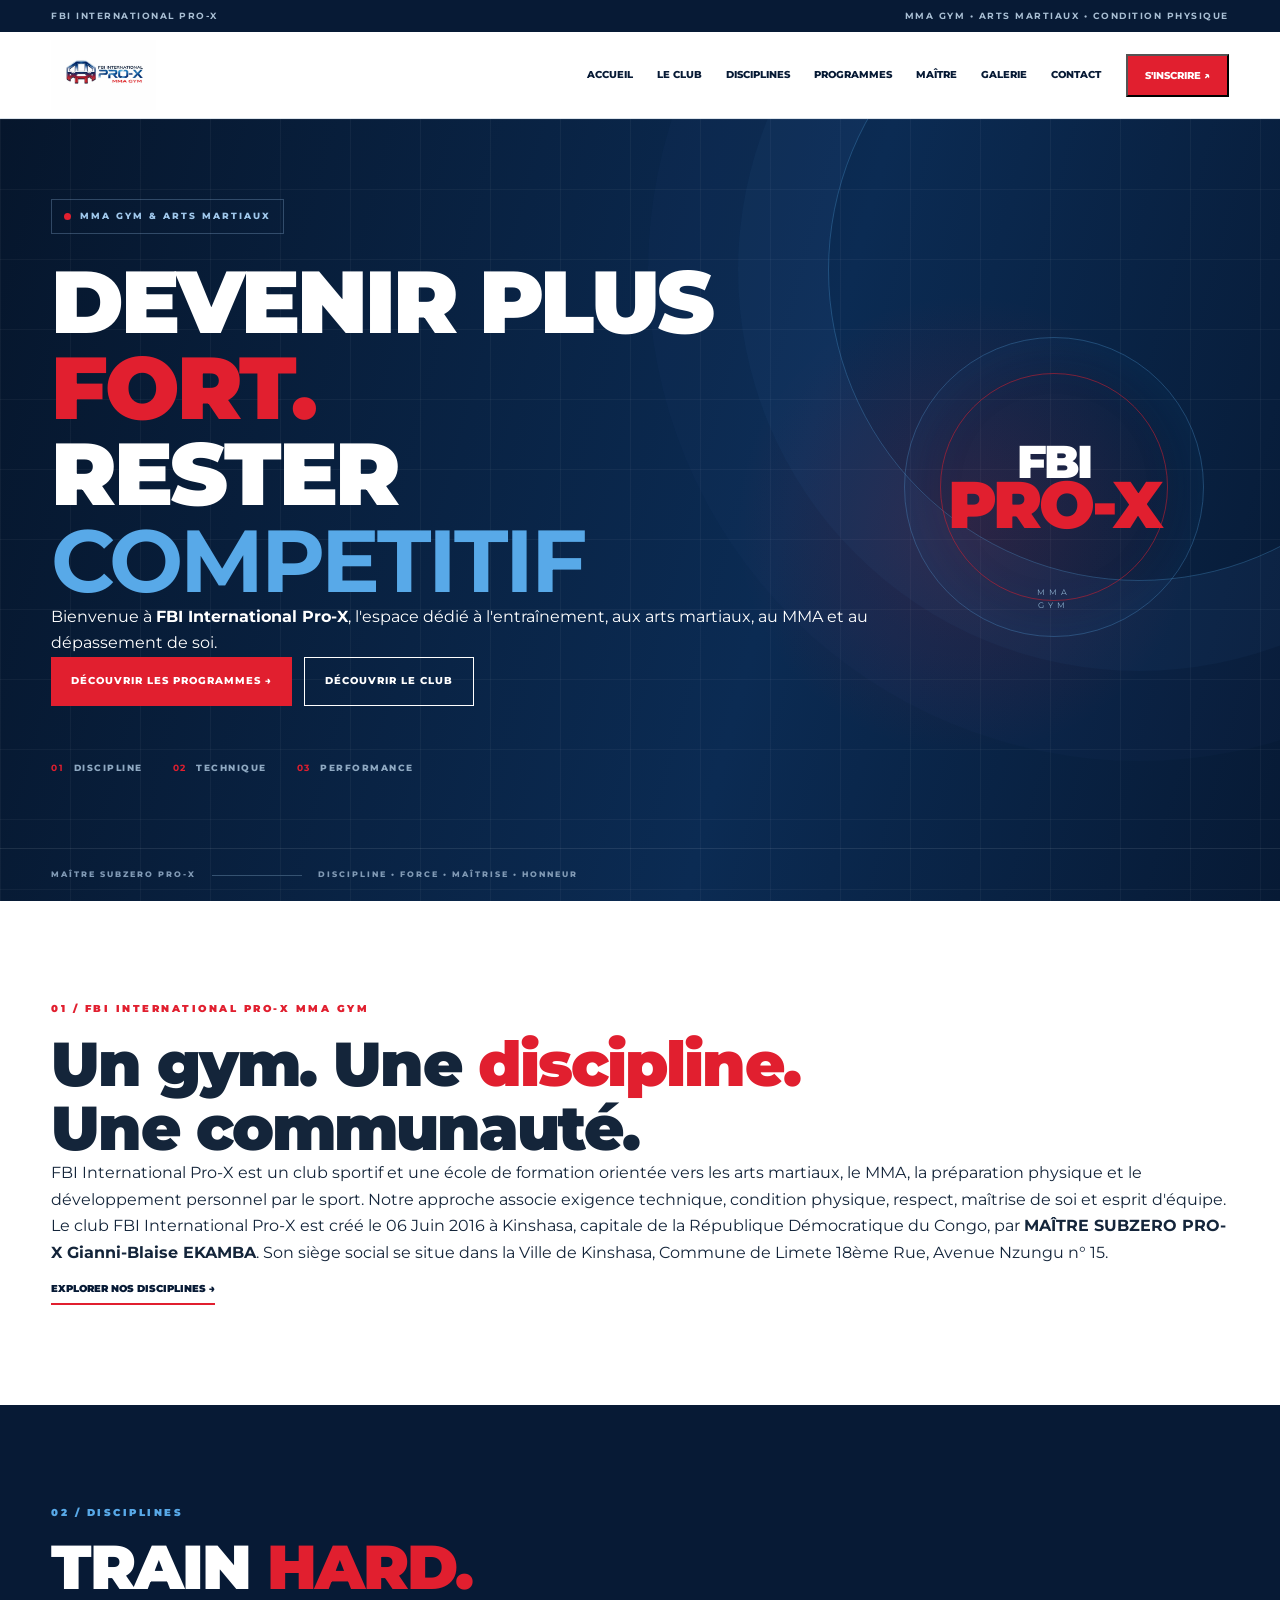
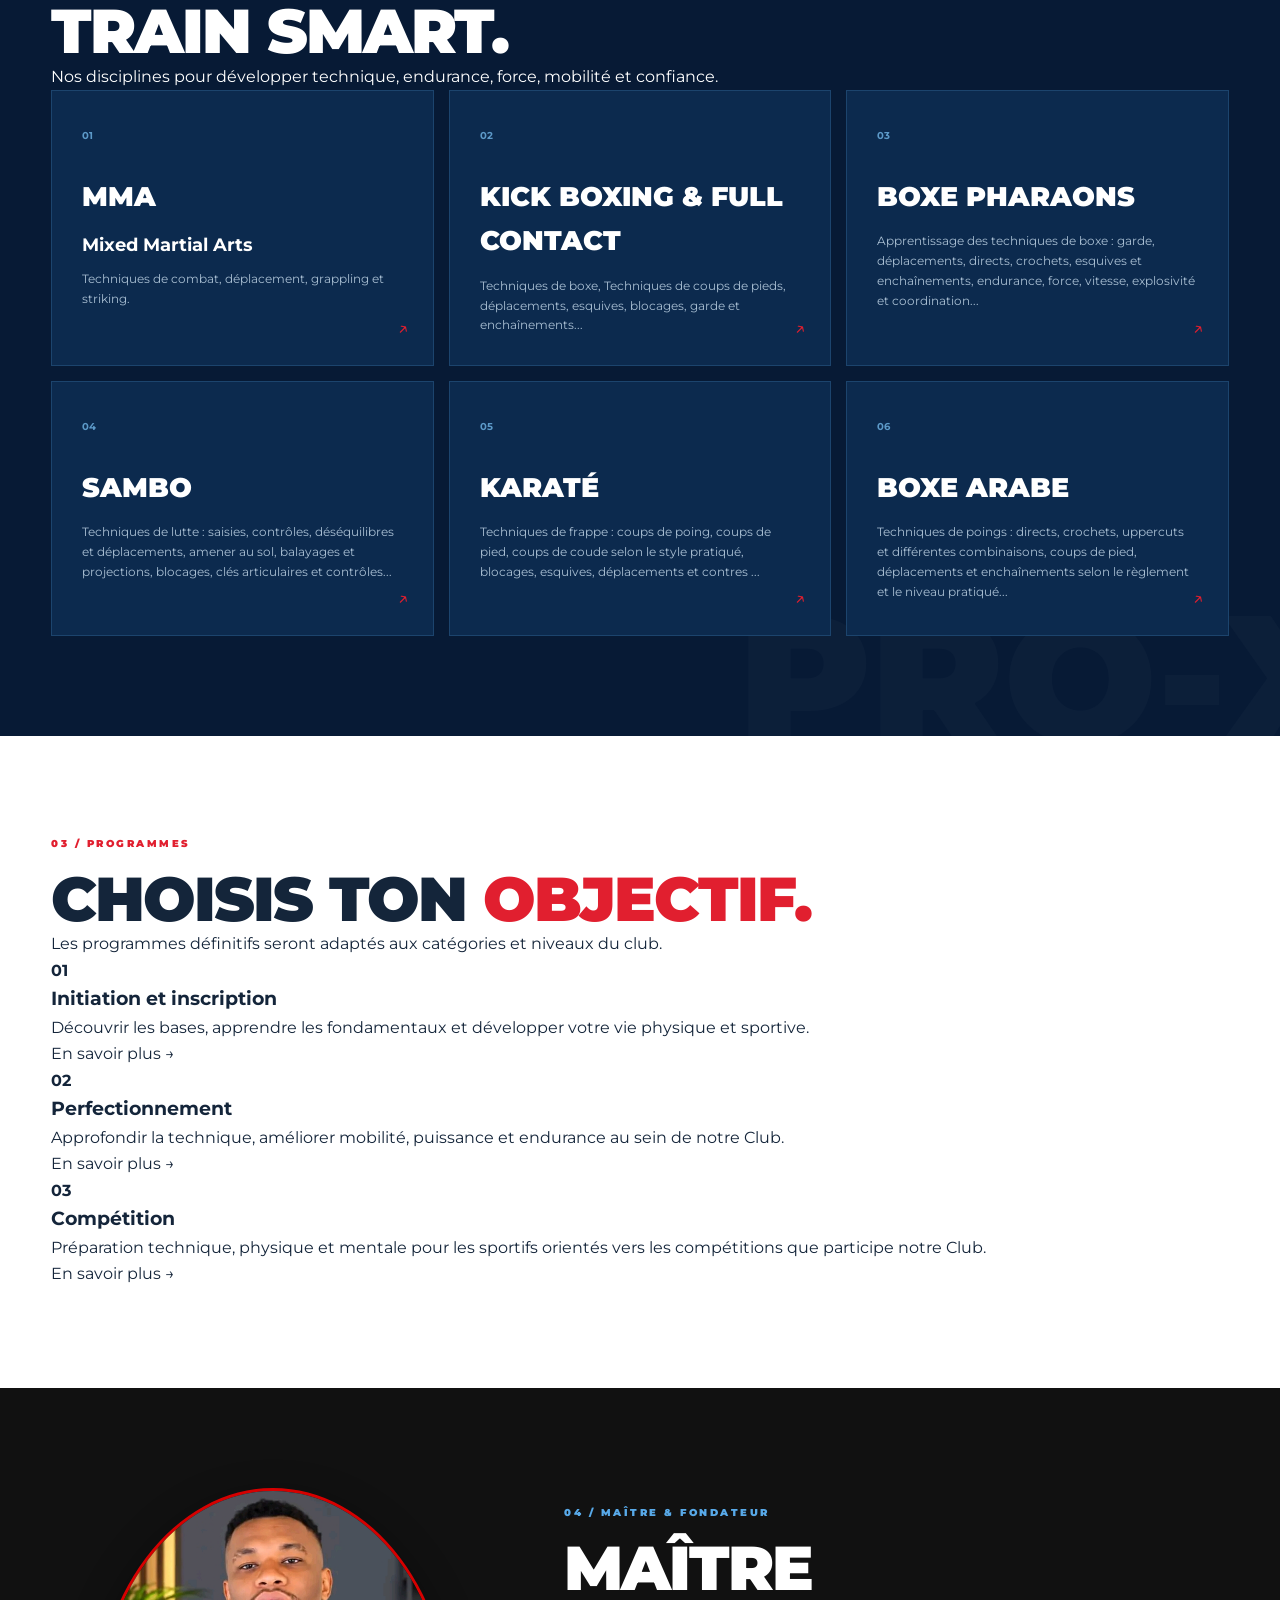
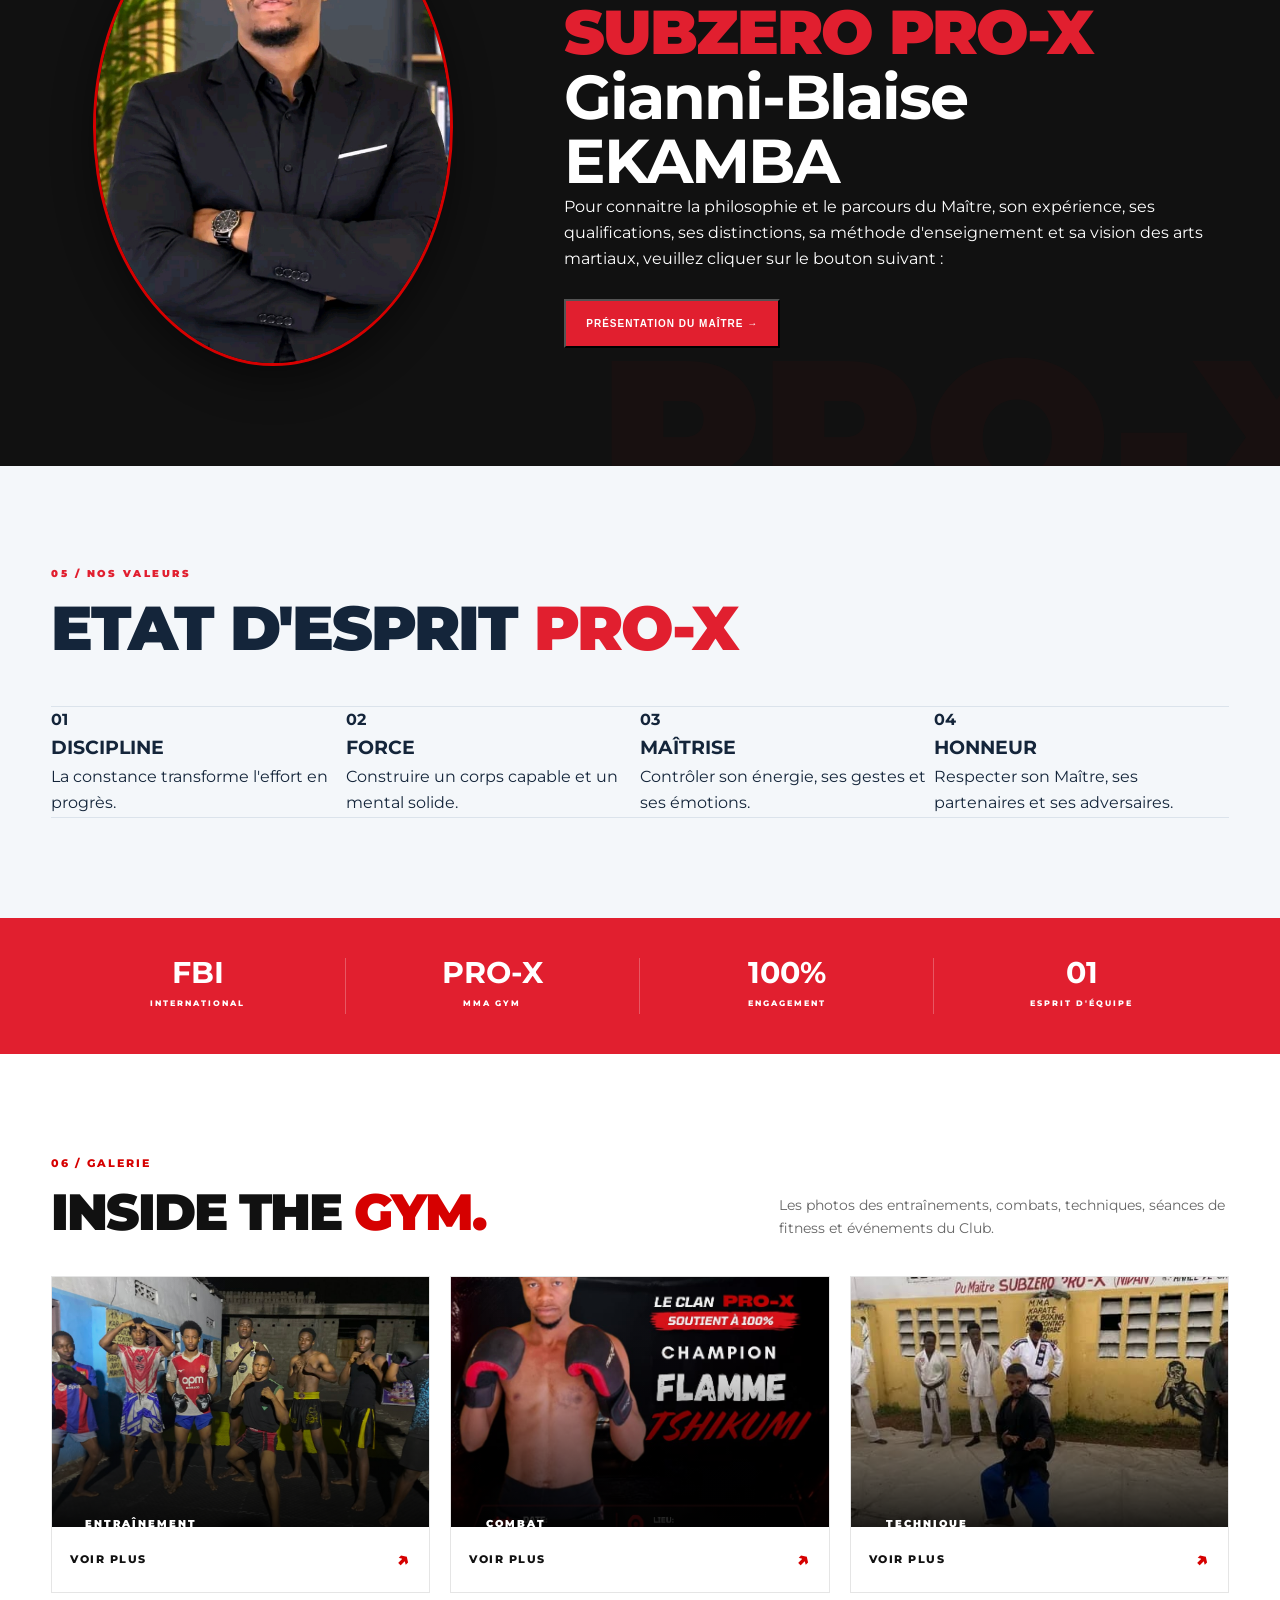
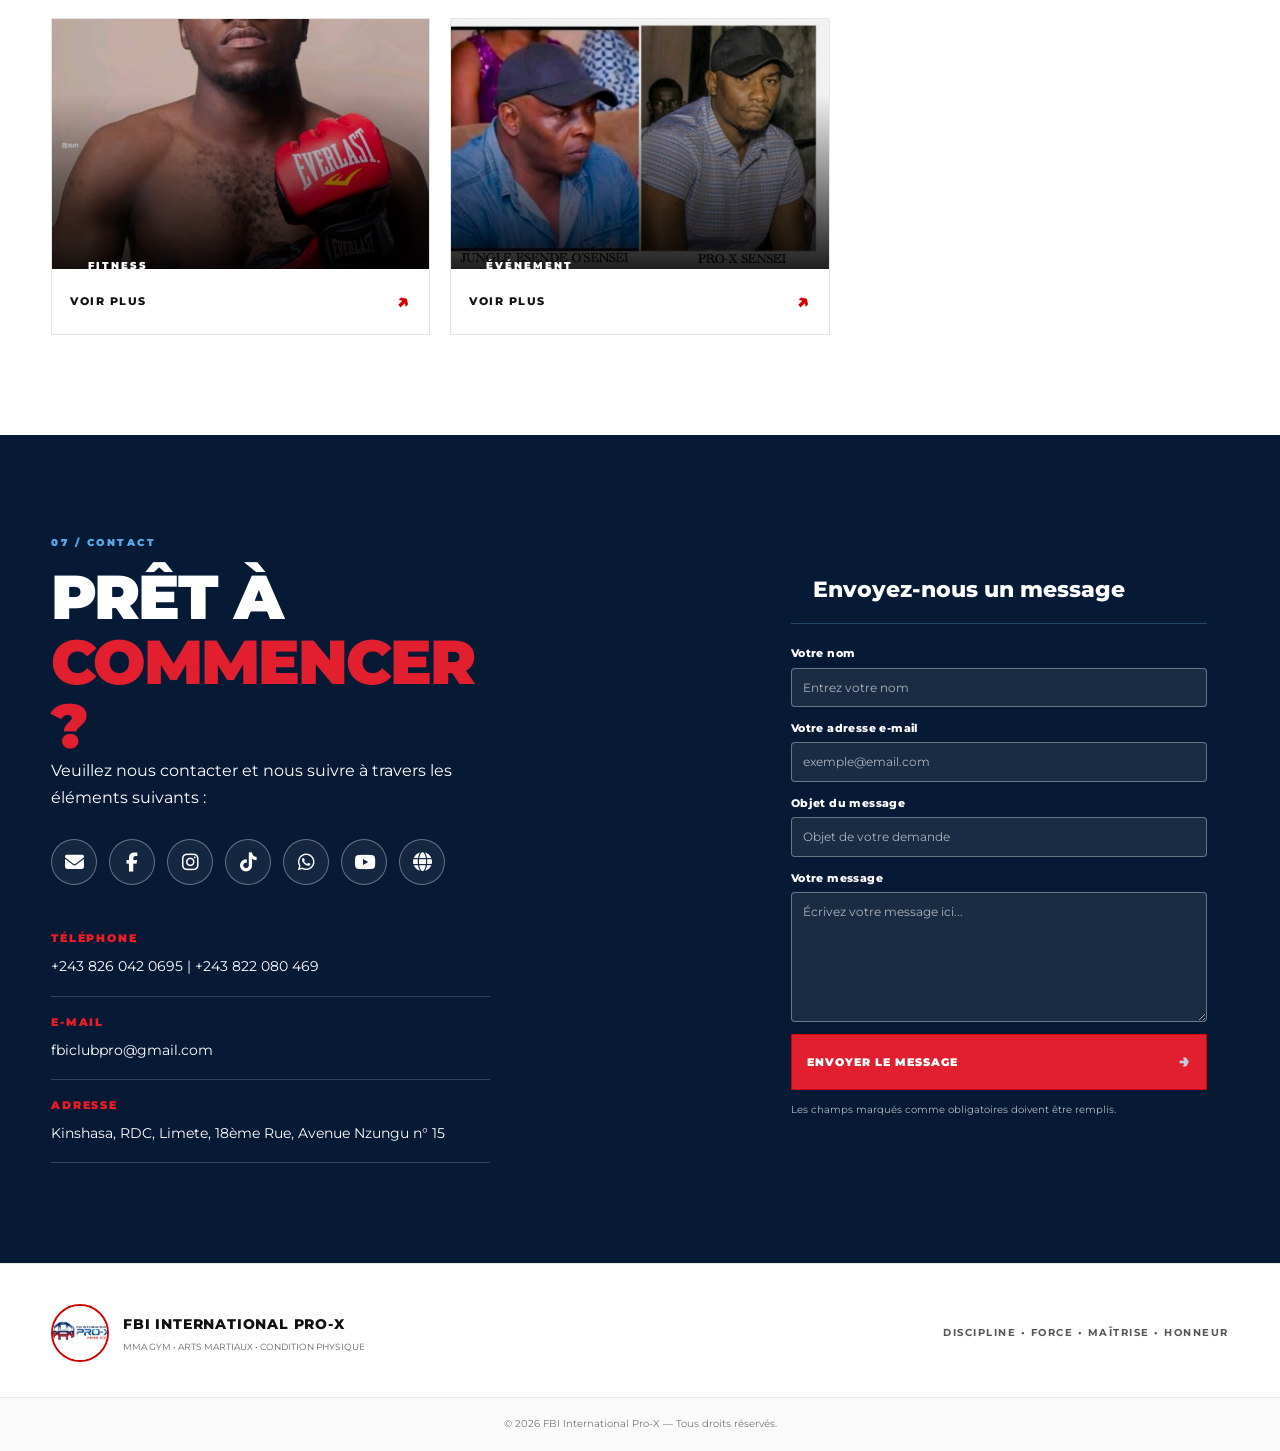
<file: index.html>
<!DOCTYPE html>
<html lang="fr">
<head>
<meta charset="UTF-8">
<meta name="viewport" content="width=device-width, initial-scale=1.0">
<meta name="description" content="FBI International Pro-X MMA Gym — arts martiaux, MMA et préparation physique.">
<title>FBI Pro-X</title>
<link rel="icon" type="image/jpeg" href="images/logo.jpeg">
<link rel="preconnect" href="https://fonts.googleapis.com">
<link rel="preconnect" href="https://fonts.gstatic.com" crossorigin>
<link href="https://fonts.googleapis.com/css2?family=Montserrat:wght@400;500;600;700;800;900&display=swap" rel="stylesheet">
<link rel="stylesheet" href="css/style.css">
<link rel="stylesheet" href="https://cdnjs.cloudflare.com/ajax/libs/font-awesome/6.7.2/css/all.min.css">
</head>
<body>
<div class="top-strip"><div class="container top-strip-inner"><span>FBI INTERNATIONAL PRO-X</span><span>MMA GYM • ARTS MARTIAUX • CONDITION PHYSIQUE</span></div></div>
<header class="site-header" id="accueil"><div class="container nav">
<a href="#accueil" class="brand"><img src="images/logo.jpeg" alt="FBI International Pro-X MMA Gym"></a>
<button class="menu-toggle" id="menuToggle" aria-label="Menu" aria-expanded="false"><span></span><span></span><span></span></button>
<nav class="menu" id="mainMenu">
    <a href="#accueil" class="active">Accueil</a>
    <a href="#club">Le club</a>
    <a href="#disciplines">Disciplines</a>
    <a href="#programmes">Programmes</a>
    <a href="#maitre">Maître</a>
    <a href="#galerie">Galerie</a>
    <a href="#contact">Contact</a>
    <!-- Bouton d'inscription pour le menu mobile -->
    <button
        type="button"
        class="nav-cta mobile-registration-cta"
        data-open-registration
        aria-haspopup="dialog"
        aria-controls="registrationModal">
        S'INSCRIRE ↗
    </button>
</nav>
<button
    type="button"
    class="nav-cta desktop-registration-cta"
    id="openRegistrationModal"
    aria-haspopup="dialog"
    aria-controls="registrationModal">
    S'inscrire ↗
</button>
</div></header>
<main>
<section class="hero"><div class="hero-grid"></div><div class="hero-glow"></div><div class="container hero-inner">
<div class="hero-copy"><div class="mini-badge"><span></span>MMA GYM &amp; ARTS MARTIAUX</div>
<h1>DEVENIR PLUS <em>FORT.</em><br>RESTER <strong>COMPETITIF</strong></h1>
<p>Bienvenue à <strong>FBI International Pro-X</strong>, l'espace dédié à l'entraînement, aux arts martiaux, au MMA et au dépassement de soi.</p>
<div class="hero-actions"><a href="#programmes" class="btn btn-red">Découvrir les programmes →</a><a href="#club" class="btn btn-light">Découvrir le club</a></div>
<div class="hero-points"><span><b>01</b> Discipline</span><span><b>02</b> Technique</span><span><b>03</b> Performance</span></div></div>
<div class="hero-mark"><div class="mark-ring"></div><div class="mark-text">FBI<br><span>PRO-X</span></div><small>MMA<br>GYM</small></div></div>
<div class="hero-bottom"><div class="container hero-bottom-inner"><span>MAÎTRE SUBZERO PRO-X</span><i></i><span>DISCIPLINE • FORCE • MAÎTRISE • HONNEUR</span></div></div></section>
<section class="section intro" id="club"><div class="container intro-grid"><div class="section-tag">01 / FBI INTERNATIONAL PRO-X MMA GYM</div><div><h2>Un gym. Une <span>discipline.</span><br>Une communauté.</h2><p class="big-text">FBI International Pro-X est un club sportif et une école de formation orientée vers les arts martiaux, le MMA, la préparation physique et le développement personnel par le sport. Notre approche associe exigence technique, condition physique, respect, maîtrise de soi et esprit d'équipe.</p><p>Le club FBI International Pro-X est créé le 06 Juin 2016 à Kinshasa, capitale de la République Démocratique du Congo, par <b>MAÎTRE SUBZERO PRO-X Gianni-Blaise EKAMBA</b>. Son siège social se situe dans la Ville de Kinshasa, Commune de Limete 18ème Rue, Avenue Nzungu n° 15.</p><a href="#disciplines" class="text-link">Explorer nos disciplines →</a></div></div></section>
<section class="section discipline-section" id="disciplines"><div class="container"><div class="section-head"><div><div class="section-tag light">02 / DISCIPLINES</div><h2>TRAIN <span>HARD.</span><br>TRAIN SMART.</h2></div><p>Nos disciplines pour développer technique, endurance, force, mobilité et confiance.</p></div><div class="cards">
<article class="card"><b>01</b><div class="card-icon">MMA</div><h3>Mixed Martial Arts</h3><p>Techniques de combat, déplacement, grappling et striking.</p></article>
<article class="card"><b>02</b><div class="card-icon">KICK BOXING & FULL CONTACT</div><h3></h3><p>Techniques de boxe, Techniques de coups de pieds, déplacements, esquives, blocages, garde et enchaînements...</p></article>
<article class="card"><b>03</b><div class="card-icon">BOXE PHARAONS</div><h3></h3><p>Apprentissage des techniques de boxe : garde, déplacements, directs, crochets, esquives et enchaînements, endurance, force, vitesse, explosivité et coordination...</p></article>
<article class="card"><b>04</b><div class="card-icon">SAMBO</div><h3></h3><p>Techniques de lutte : saisies, contrôles, déséquilibres et déplacements, amener au sol, balayages et projections, blocages, clés articulaires et contrôles...</p></article>
<article class="card"><b>05</b><div class="card-icon">KARATÉ</div><h3></h3><p>Techniques de frappe : coups de poing, coups de pied, coups de coude selon le style pratiqué, blocages, esquives, déplacements et contres ...</p></article>
<article class="card"><b>06</b><div class="card-icon">BOXE ARABE</div><h3></h3><p>Techniques de poings : directs, crochets, uppercuts et différentes combinaisons, coups de pied, déplacements et enchaînements selon le règlement et le niveau pratiqué...</p></article>
</div></div></section>
<section class="section program-section" id="programmes"><div class="container"><div class="section-tag">03 / PROGRAMMES</div><div class="program-title"><h2>CHOISIS TON <span>OBJECTIF.</span></h2><p>Les programmes définitifs seront adaptés aux catégories et niveaux du club.</p></div><div class="program-grid">
<article><b>01</b><h3>Initiation et inscription</h3><p>Découvrir les bases, apprendre les fondamentaux et développer votre vie physique et sportive.</p><a href="programme_formation.html">En savoir plus →</a></article>
<article><b>02</b><h3>Perfectionnement</h3><p>Approfondir la technique, améliorer mobilité, puissance et endurance au sein de notre Club.</p><a href="programme_perfectionnement.html">En savoir plus →</a></article>
<article class="highlight"><b>03</b><h3>Compétition</h3><p>Préparation technique, physique et mentale pour les sportifs orientés vers les compétitions que participe notre Club.</p><a href="programme_competition.html">En savoir plus →</a></article>
</div></div></section>
<section class="section master-section" id="maitre"><div class="master-bg">PRO-X</div><div class="container master-grid"><div class="master-logo"><img src="images/subzero.jpg" alt="FBI International Pro-X"></div><div><div class="section-tag light">04 / MAÎTRE &amp; FONDATEUR</div><h2>MAÎTRE<br><span>SUBZERO PRO-X <strong>Gianni-Blaise EKAMBA</strong></span></h2><p class="big-text">Pour connaitre la philosophie et le parcours du Maître, son expérience, ses qualifications, ses distinctions, sa méthode d'enseignement et sa vision des arts martiaux, veuillez cliquer sur le bouton suivant :</p><br><button type="button" class="btn btn-red" id="openMasterModal" aria-haspopup="dialog" aria-controls="masterModal">Présentation du Maître →</button></div></div></section>
<!-- BOÎTE DE DIALOGUE : PRÉSENTATION DU MAÎTRE -->
<div class="master-modal" id="masterModal" hidden><div class="master-modal-overlay" data-close-master></div><div class="master-modal-content" role="dialog" aria-modal="true" aria-labelledby="masterModalTitle" aria-describedby="masterModalIntro" tabindex="-1"><button type="button" class="master-modal-close" id="closeMasterModal" aria-label="Fermer la présentation">&times;</button><div class="master-modal-header"><div class="master-modal-tag">FBI INTERNATIONAL PRO-X</div><h2 id="masterModalTitle">MAÎTRE <span>SUBZERO PRO-X</span></h2><p class="master-modal-name">Gianni-Blaise EKAMBA</p><p id="masterModalIntro">Philosophie, parcours et vision des arts martiaux du Maître.</p></div><div class="master-modal-body"><article class="master-modal-section"><h3>01. Philosophie du Maître</h3><p>Pour Maître Subzero Pro-X, les arts martiaux ne se limitent pas au combat. Ils constituent une école de discipline, de maîtrise de soi, de persévérance et de respect. La véritable force s'accompagne de responsabilité, d'humilité et de contrôle de ses actes.</p></article><article class="master-modal-section"><h3>02. Parcours et expérience</h3><p>À travers FBI International Pro-X, le Maître s'inscrit dans une démarche de transmission des valeurs martiales et de développement des capacités physiques et mentales. Parcours détaillé, les étapes de la formation et les expériences en compétition ou en encadrement du Maître.</p></article><article class="master-modal-section"><h3>03. Qualifications et distinctions</h3><p>Les grades, diplômes, certifications, titres sportifs et distinctions du Maître.</p></article><article class="master-modal-section"><h3>04. Méthode d'enseignement</h3><p>L'approche pédagogique du club peut s'articuler autour de la progression adaptée au niveau de chaque pratiquant, de l'apprentissage technique, de la condition physique, de la répétition des gestes, de la sécurité et du respect des partenaires. L'objectif est de développer des pratiquants disciplinés, persévérants et responsables.</p></article><article class="master-modal-section"><h3>05. Vision des arts martiaux</h3><p>La vision portée par FBI International Pro-X est de faire des arts martiaux un moyen d'épanouissement, de formation du caractère et de dépassement de soi. Le club entend promouvoir la discipline, la force maîtrisée, l'honneur, le respect et l'excellence, aussi bien dans la salle qu'en dehors.</p></article><div class="master-modal-motto">DISCIPLINE · FORCE · MAÎTRISE · HONNEUR</div></div><div class="master-modal-footer"><span>FBI INTERNATIONAL PRO-X · MMA GYM</span><button type="button" class="btn btn-red" data-close-master>FERMER</button></div></div></div>

<section class="section values"><div class="container"><div class="section-tag">05 / NOS VALEURS</div><h2>ETAT D'ESPRIT <span>PRO-X</span></h2><div class="values-grid"><div><b>01</b><h3>DISCIPLINE</h3><p>La constance transforme l'effort en progrès.</p></div><div><b>02</b><h3>FORCE</h3><p>Construire un corps capable et un mental solide.</p></div><div><b>03</b><h3>MAÎTRISE</h3><p>Contrôler son énergie, ses gestes et ses émotions.</p></div><div><b>04</b><h3>HONNEUR</h3><p>Respecter son Maître, ses partenaires et ses adversaires.</p></div></div></div></section>
<section class="stats"><div class="container stats-grid"><div><strong>FBI</strong><span>INTERNATIONAL</span></div><div><strong>PRO-X</strong><span>MMA GYM</span></div><div><strong>100%</strong><span>ENGAGEMENT</span></div><div><strong>01</strong><span>ESPRIT D'ÉQUIPE</span></div></div></section>
<section class="section gallery" id="galerie"><div class="container"><div class="section-head"><div><div class="section-tag">06 / GALERIE</div><h2>INSIDE THE <span>GYM.</span></h2></div><p>Les photos des entraînements, combats, techniques, séances de fitness et événements du Club.</p></div><div class="gallery-placeholder">
<!-- 1. ENTRAÎNEMENT -->
<article class="gallery-card"><a href="entrainement.html" class="gallery-photo"><img src="images/entrainement/image1.jpg" alt="Séance d'entraînement" loading="lazy"><span class="gallery-number">01</span><span class="gallery-title">ENTRAÎNEMENT</span></a><a href="entrainement.html" class="gallery-more">VOIR PLUS<span>↗</span></a></article>
<!-- 2. COMBAT -->
<article class="gallery-card"><a href="combat.html" class="gallery-photo"><img src="images/combat/image1.jpg" alt="Combat de compétition" loading="lazy"><span class="gallery-number">02</span><span class="gallery-title">COMBAT</span></a><a href="combat.html" class="gallery-more">VOIR PLUS <span>↗</span></a></article>
<!-- 3. TECHNIQUE -->
<article class="gallery-card"><a href="technique.html" class="gallery-photo"><img src="images/demonstration/image1.jpg" alt="Démonstration de techniques martiales" loading="lazy"><span class="gallery-number">03</span><span class="gallery-title">TECHNIQUE</span></a><a href="technique.html" class="gallery-more">VOIR PLUS <span>↗</span></a></article>
<!-- 4. FITNESS -->
<article class="gallery-card"><a href="fitness.html" class="gallery-photo"><img src="images/fitnes/image1.jpg" alt="Préparation physique et fitness" loading="lazy"><span class="gallery-number">04</span><span class="gallery-title">FITNESS</span></a><a href="fitness.html" class="gallery-more">VOIR PLUS <span>↗</span></a></article>
<!-- 5. ÉVÉNEMENT -->
<article class="gallery-card"><a href="evenement.html" class="gallery-photo"><img src="images/evenem/image1.jpg" alt="Événement sporif du Club" loading="lazy"><span class="gallery-number">05</span><span class="gallery-title">ÉVÉNEMENT</span></a><a href="evenement.html" class="gallery-more">VOIR PLUS <span>↗</span></a></article>
</div></div></section>
<section class="section contact" id="contact"><div class="container two-columns">
<!-- COLONNE GAUCHE : CONTACT ET RÉSEAUX SOCIAUX -->
<div class="contact-info"><div class="section-tag light">07 / CONTACT</div><h2>PRÊT À<br><span>COMMENCER ?</span></h2><p>Veuillez nous contacter et nous suivre à travers les éléments suivants :</p>   
<!-- RÉSEAUX SOCIAUX DU CLUB -->
<div class="contact-socials"><a href="mailto:fbiclubpro@gmail.com" class="contact-social" aria-label="Envoyer un e-mail au club" title="Gmail"><i class="fa-solid fa-envelope"></i></a><a href="https://www.facebook.com/share/19mAZKRQFy/" class="contact-social" target="_blank" rel="noopener noreferrer" aria-label="Facebook du club" title="Facebook"><i class="fa-brands fa-facebook-f"></i></a>

                <a href="https://www.instagram.com/prox_mma_gym?stkn=MW91Y3oweGtzdno2Zw=="
                   class="contact-social"
                   target="_blank"
                   rel="noopener noreferrer"
                   aria-label="Instagram du club"
                   title="Instagram">
                    <i class="fa-brands fa-instagram"></i>
                </a>

                <a href="https://www.tiktok.com/@prox.mma.gym?_r=1&_t=ZN-9AGjgdOpvHC"
                   class="contact-social"
                   target="_blank"
                   rel="noopener noreferrer"
                   aria-label="TikTok du club"
                   title="TikTok">
                    <i class="fa-brands fa-tiktok"></i>
                </a>

                <a href="https://wa.me/243829145397"
                   class="contact-social"
                   target="_blank"
                   rel="noopener noreferrer"
                   aria-label="Contacter le club sur WhatsApp"
                   title="WhatsApp">
                    <i class="fa-brands fa-whatsapp"></i>
                </a>

                <a href="https://youtube.com/@fbiproxmma?si=FvyyG_6pJ9EqaDpx"
                   class="contact-social"
                   target="_blank"
                   rel="noopener noreferrer"
                   aria-label="Chaîne YouTube du club"
                   title="YouTube">
                    <i class="fa-brands fa-youtube"></i>
                </a>
<a href="https://www.tapology.com/gyms/15713-pro-x-mma-gym"
   class="contact-social"
   target="_blank"
   rel="noopener noreferrer"
   aria-label="FBI International Pro-X sur Tapology"
   title="Tapology">
    <i class="fa-solid fa-globe"></i>
</a>
            </div>

            <!-- COORDONNÉES SOUS LES RÉSEAUX SOCIAUX -->
            <div class="contact-details">

                <div class="contact-detail">
                    <strong>TÉLÉPHONE</strong>
                    <span>
                        <a href="tel:+2438260420695">+243 826 042 0695</a>
                        |
                        <a href="tel:+243822080469">+243 822 080 469</a>
                    </span>
                </div>

                <div class="contact-detail">
                    <strong>E-MAIL</strong>
                    <span>
                        <a href="mailto:fbiclubpro@gmail.com">
                            fbiclubpro@gmail.com
                        </a>
                    </span>
                </div>

                <div class="contact-detail">
                    <strong>ADRESSE</strong>
                    <span>
                        Kinshasa, RDC, Limete, 18ème Rue,
                        Avenue Nzungu n° 15
                    </span>
                </div>

            </div>

        </div>

        <!-- COLONNE DROITE : FORMULAIRE DE MESSAGERIE -->
        <div class="contact-box contact-form-box">
<div class="contact-form-heading">
    <h3>Envoyez-nous un message</h3>
</div>

            <form action="contact.php"
                  method="POST"
                  class="contact-form">

                <div class="form-group">
                    <label for="contactNom">Votre nom</label>
                    <input
                        type="text"
                        id="contactNom"
                        name="nom"
                        placeholder="Entrez votre nom"
                        maxlength="100"
                        autocomplete="name"
                        required>
                </div>

                <div class="form-group">
                    <label for="contactEmail">Votre adresse e-mail</label>
                    <input
                        type="email"
                        id="contactEmail"
                        name="email"
                        placeholder="exemple@email.com"
                        maxlength="254"
                        autocomplete="email"
                        required>
                </div>

                <div class="form-group">
                    <label for="contactObjet">Objet du message</label>
                    <input
                        type="text"
                        id="contactObjet"
                        name="objet"
                        placeholder="Objet de votre demande"
                        maxlength="150"
                        required>
                </div>

                <div class="form-group">
                    <label for="contactMessage">Votre message</label>
                    <textarea
                        id="contactMessage"
                        name="message"
                        rows="6"
                        maxlength="5000"
                        placeholder="Écrivez votre message ici..."
                        required></textarea>
                </div>

                <button type="submit"
                        class="btn btn-red contact-submit">
                    ENVOYER LE MESSAGE
                    <span aria-hidden="true">→</span>
                </button>

                <p class="contact-form-note">
                    Les champs marqués comme obligatoires doivent être remplis.
                </p>

            </form>

        </div>

    </div>
</section>
</main>
<footer class="footer"><div class="container footer-content"><div class="footer-brand"><img src="images/logo.jpeg" alt="Logo"><div><strong>FBI INTERNATIONAL PRO-X</strong><p>MMA GYM • ARTS MARTIAUX • CONDITION PHYSIQUE</p></div></div><div class="footer-slogan">DISCIPLINE • FORCE • MAÎTRISE • HONNEUR</div></div><div class="copyright">© 2026 FBI International Pro-X — Tous droits réservés.</div></footer>
<script src="js/script.js"></script>
<!-- ======================================
     MODALE D'INSCRIPTION AU CLUB
====================================== -->
<div class="registration-modal"
     id="registrationModal"
     hidden>

    <div class="registration-modal-overlay"
         data-close-registration></div>

    <div class="registration-modal-dialog"
         role="dialog"
         aria-modal="true"
         aria-labelledby="registrationModalTitle"
         tabindex="-1">

        <div class="registration-modal-header">
            <div>
                <span class="registration-modal-tag">
                    FBI INTERNATIONAL PRO-X
                </span>

                <h2 id="registrationModalTitle">
                    INSCRIVEZ-VOUS AU
                    <span>FBI INTERNATIONAL PRO-X MMA GYM</span>
                </h2>

                <p>
                    Remplissez soigneusement le formulaire d'inscription.
                    Les champs marqués d'un
                    <span class="required">*</span>
                    sont obligatoires.
                </p>
            </div>

            <button type="button"
                    class="registration-modal-close"
                    id="closeRegistrationModal"
                    aria-label="Fermer le formulaire">
                &times;
            </button>
        </div>

        <form id="clubRegistrationForm"
              action="inscription.php"
              method="POST"
              enctype="multipart/form-data">

            <!-- PHOTO -->
            <fieldset>
                <legend>Photo du candidat</legend>

                <div class="registration-field">
                    <label for="ins_photo">
                        Photo récente <span class="required">*</span>
                    </label>

                    <input type="file"
                           id="ins_photo"
                           name="photo"
                           accept=".jpg,.jpeg,.png,.webp"
                           required>

                    <small>Formats autorisés : JPG, PNG ou WEBP.</small>
                </div>
            </fieldset>

            <!-- IDENTITÉ -->
            <fieldset>
                <legend>01 — Identité du candidat</legend>

                <div class="registration-grid">

                    <div class="registration-field">
                        <label for="ins_nom">Nom <span class="required">*</span></label>
                        <input id="ins_nom" name="nom" type="text" autocomplete="family-name" required>
                    </div>

                    <div class="registration-field">
                        <label for="ins_postnom">Post-nom <span class="required">*</span></label>
                        <input id="ins_postnom" name="postnom" type="text" required>
                    </div>

                    <div class="registration-field">
                        <label for="ins_prenom">Prénom <span class="required">*</span></label>
                        <input id="ins_prenom" name="prenom" type="text" autocomplete="given-name" required>
                    </div>

                    <div class="registration-field">
                        <label for="ins_sexe">Sexe <span class="required">*</span></label>
                        <select id="ins_sexe" name="sexe" required>
                            <option value="">Sélectionner</option>
                            <option value="M">M</option>
                            <option value="F">F</option>
                        </select>
                    </div>

                    <div class="registration-field">
                        <label for="ins_lieu">Lieu de naissance <span class="required">*</span></label>
                        <input id="ins_lieu" name="lieu_naissance" type="text" required>
                    </div>

                    <div class="registration-field">
                        <label for="ins_date">Date de naissance <span class="required">*</span></label>
                        <input id="ins_date" name="date_naissance" type="date" required>
                    </div>

                    <div class="registration-field">
                        <label for="ins_rue">Rue <span class="required">*</span></label>
                        <input id="ins_rue" name="rue" type="text" required>
                    </div>

                    <div class="registration-field">
                        <label for="ins_quartier">Quartier <span class="required">*</span></label>
                        <input id="ins_quartier" name="quartier" type="text" required>
                    </div>

                    <div class="registration-field">
                        <label for="ins_commune">Commune <span class="required">*</span></label>
                        <select id="ins_commune" name="commune" required>
                            <option value="">Sélectionner</option>
                            <option>Bandalungwa</option>
                            <option>Barumbu</option>
                            <option>Bumbu</option>
                            <option>Gombe</option>
                            <option>Kalamu</option>
                            <option>Kasa-Vubu</option>
                            <option>Kimbanseke</option>
                            <option>Kinshasa</option>
                            <option>Kintambo</option>
                            <option>Kisenso</option>
                            <option>Lemba</option>
                            <option>Limete</option>
                            <option>Lingwala</option>
                            <option>Makala</option>
                            <option>Maluku</option>
                            <option>Masina</option>
                            <option>Matete</option>
                            <option>Mont-Ngafula</option>
                            <option>Ngaba</option>
                            <option>Ngaliema</option>
                            <option>Ngiri-Ngiri</option>
                            <option>Ndjili</option>
                            <option>Nsele</option>
                            <option>Selembao</option>
                        </select>
                    </div>

                    <div class="registration-field">
                        <label for="ins_district">District <span class="required">*</span></label>
                        <select id="ins_district" name="district" required>
                            <option value="">Sélectionner</option>
                            <option>Tshangu</option>
                            <option>Mont-Amba</option>
                            <option>Funa</option>
                            <option>Lukunga</option>
                        </select>
                    </div>

                    <div class="registration-field">
                        <label for="ins_email">Adresse e-mail <span class="required">*</span></label>
                        <input id="ins_email" name="email" type="email" autocomplete="email" required>
                    </div>

                    <div class="registration-field">
                        <label for="ins_telephone">Téléphone <span class="required">*</span></label>
                        <input id="ins_telephone" name="telephone" type="tel" autocomplete="tel" required>
                    </div>

                    <div class="registration-field registration-full">
                        <label for="ins_urgence">
                            Personne à contacter en cas d'urgence
                            <span class="required">*</span>
                        </label>
                        <input id="ins_urgence"
                               name="contact_urgence"
                               type="text"
                               placeholder="Nom complet et numéro de téléphone"
                               required>
                    </div>

                </div>
            </fieldset>

            <!-- RESPONSABLE PRINCIPAL -->
            <fieldset>
                <legend>02 — Responsable 1 : principal</legend>

                <div class="registration-grid">

                    <div class="registration-field">
                        <label for="r1_nom">Nom <span class="required">*</span></label>
                        <input id="r1_nom" name="r1_nom" type="text" required>
                    </div>

                    <div class="registration-field">
                        <label for="r1_postnom">Post-nom <span class="required">*</span></label>
                        <input id="r1_postnom" name="r1_postnom" type="text" required>
                    </div>

                    <div class="registration-field">
                        <label for="r1_prenom">Prénom <span class="required">*</span></label>
                        <input id="r1_prenom" name="r1_prenom" type="text" required>
                    </div>

                    <div class="registration-field">
                        <label for="r1_sexe">Sexe <span class="required">*</span></label>
                        <select id="r1_sexe" name="r1_sexe" required>
                            <option value="">Sélectionner</option>
                            <option value="M">M</option>
                            <option value="F">F</option>
                        </select>
                    </div>

                    <div class="registration-field">
                        <label for="r1_parente">Degré de parenté <span class="required">*</span></label>
                        <select id="r1_parente" name="r1_parente" required>
                            <option value="">Sélectionner</option>
                            <option>Père</option>
                            <option>Mère</option>
                            <option>Tuteur</option>
                            <option>Tutrice</option>
                            <option>Frère</option>
                            <option>Sœur</option>
                            <option>Oncle</option>
                            <option>Tante</option>
                            <option>Autre</option>
                        </select>
                    </div>

                    <div class="registration-field">
                        <label for="r1_telephone">Téléphone <span class="required">*</span></label>
                        <input id="r1_telephone" name="r1_telephone" type="tel" required>
                    </div>

                    <div class="registration-field">
                        <label for="r1_rue">Rue <span class="required">*</span></label>
                        <input id="r1_rue" name="r1_rue" type="text" required>
                    </div>

                    <div class="registration-field">
                        <label for="r1_quartier">Quartier <span class="required">*</span></label>
                        <input id="r1_quartier" name="r1_quartier" type="text" required>
                    </div>

                    <div class="registration-field">
                        <label for="r1_commune">Commune <span class="required">*</span></label>
                        <select id="r1_commune" name="r1_commune" required>
                            <option value="">Sélectionner</option>
                            <option>Bandalungwa</option><option>Barumbu</option>
                            <option>Bumbu</option><option>Gombe</option>
                            <option>Kalamu</option><option>Kasa-Vubu</option>
                            <option>Kimbanseke</option><option>Kinshasa</option>
                            <option>Kintambo</option><option>Kisenso</option>
                            <option>Lemba</option><option>Limete</option>
                            <option>Lingwala</option><option>Makala</option>
                            <option>Maluku</option><option>Masina</option>
                            <option>Matete</option><option>Mont-Ngafula</option>
                            <option>Ngaba</option><option>Ngaliema</option>
                            <option>Ngiri-Ngiri</option><option>Ndjili</option>
                            <option>Nsele</option><option>Selembao</option>
                        </select>
                    </div>

                    <div class="registration-field">
                        <label for="r1_district">District <span class="required">*</span></label>
                        <select id="r1_district" name="r1_district" required>
                            <option value="">Sélectionner</option>
                            <option>Tshangu</option>
                            <option>Mont-Amba</option>
                            <option>Funa</option>
                            <option>Lukunga</option>
                        </select>
                    </div>

                </div>
            </fieldset>

            <!-- RESPONSABLE REMPLAÇANT -->
            <fieldset>
                <legend>03 — Responsable 2 : remplaçant (facultatif)</legend>

                <p class="registration-note">
                    Cette partie est facultative. Si vous la remplissez,
                    indiquez les coordonnées du responsable remplaçant.
                </p>

                <div class="registration-grid">

                    <div class="registration-field">
                        <label for="r2_nom">Nom</label>
                        <input id="r2_nom" name="r2_nom" type="text">
                    </div>

                    <div class="registration-field">
                        <label for="r2_postnom">Post-nom</label>
                        <input id="r2_postnom" name="r2_postnom" type="text">
                    </div>

                    <div class="registration-field">
                        <label for="r2_prenom">Prénom</label>
                        <input id="r2_prenom" name="r2_prenom" type="text">
                    </div>

                    <div class="registration-field">
                        <label for="r2_sexe">Sexe</label>
                        <select id="r2_sexe" name="r2_sexe">
                            <option value="">Sélectionner</option>
                            <option value="M">M</option>
                            <option value="F">F</option>
                        </select>
                    </div>

                    <div class="registration-field">
                        <label for="r2_parente">Degré de parenté</label>
                        <select id="r2_parente" name="r2_parente">
                            <option value="">Sélectionner</option>
                            <option>Père</option>
                            <option>Mère</option>
                            <option>Tuteur</option>
                            <option>Tutrice</option>
                            <option>Frère</option>
                            <option>Sœur</option>
                            <option>Oncle</option>
                            <option>Tante</option>
                            <option>Autre</option>
                        </select>
                    </div>

                    <div class="registration-field">
                        <label for="r2_telephone">Téléphone</label>
                        <input id="r2_telephone" name="r2_telephone" type="tel">
                    </div>

                    <div class="registration-field">
                        <label for="r2_rue">Rue</label>
                        <input id="r2_rue" name="r2_rue" type="text">
                    </div>

                    <div class="registration-field">
                        <label for="r2_quartier">Quartier</label>
                        <input id="r2_quartier" name="r2_quartier" type="text">
                    </div>

                    <div class="registration-field">
                        <label for="r2_commune">Commune</label>
                        <select id="r2_commune" name="r2_commune">
                            <option value="">Sélectionner</option>
                            <option>Bandalungwa</option><option>Barumbu</option>
                            <option>Bumbu</option><option>Gombe</option>
                            <option>Kalamu</option><option>Kasa-Vubu</option>
                            <option>Kimbanseke</option><option>Kinshasa</option>
                            <option>Kintambo</option><option>Kisenso</option>
                            <option>Lemba</option><option>Limete</option>
                            <option>Lingwala</option><option>Makala</option>
                            <option>Maluku</option><option>Masina</option>
                            <option>Matete</option><option>Mont-Ngafula</option>
                            <option>Ngaba</option><option>Ngaliema</option>
                            <option>Ngiri-Ngiri</option><option>Ndjili</option>
                            <option>Nsele</option><option>Selembao</option>
                        </select>
                    </div>

                    <div class="registration-field">
                        <label for="r2_district">District</label>
                        <select id="r2_district" name="r2_district">
                            <option value="">Sélectionner</option>
                            <option>Tshangu</option>
                            <option>Mont-Amba</option>
                            <option>Funa</option>
                            <option>Lukunga</option>
                        </select>
                    </div>

                </div>
            </fieldset>

            <p class="registration-note">
                Les renseignements fournis seront utilisés pour le traitement
                de votre demande d'inscription au club.
            </p>

            <div class="registration-modal-actions">
                <button type="button"
                        class="registration-cancel"
                        data-close-registration>
                    ANNULER
                </button>

                <button type="submit" class="registration-submit">
                    ENVOYER MON INSCRIPTION →
                </button>
            </div>

        </form>
    </div>
</div>
</body></html>
</file>
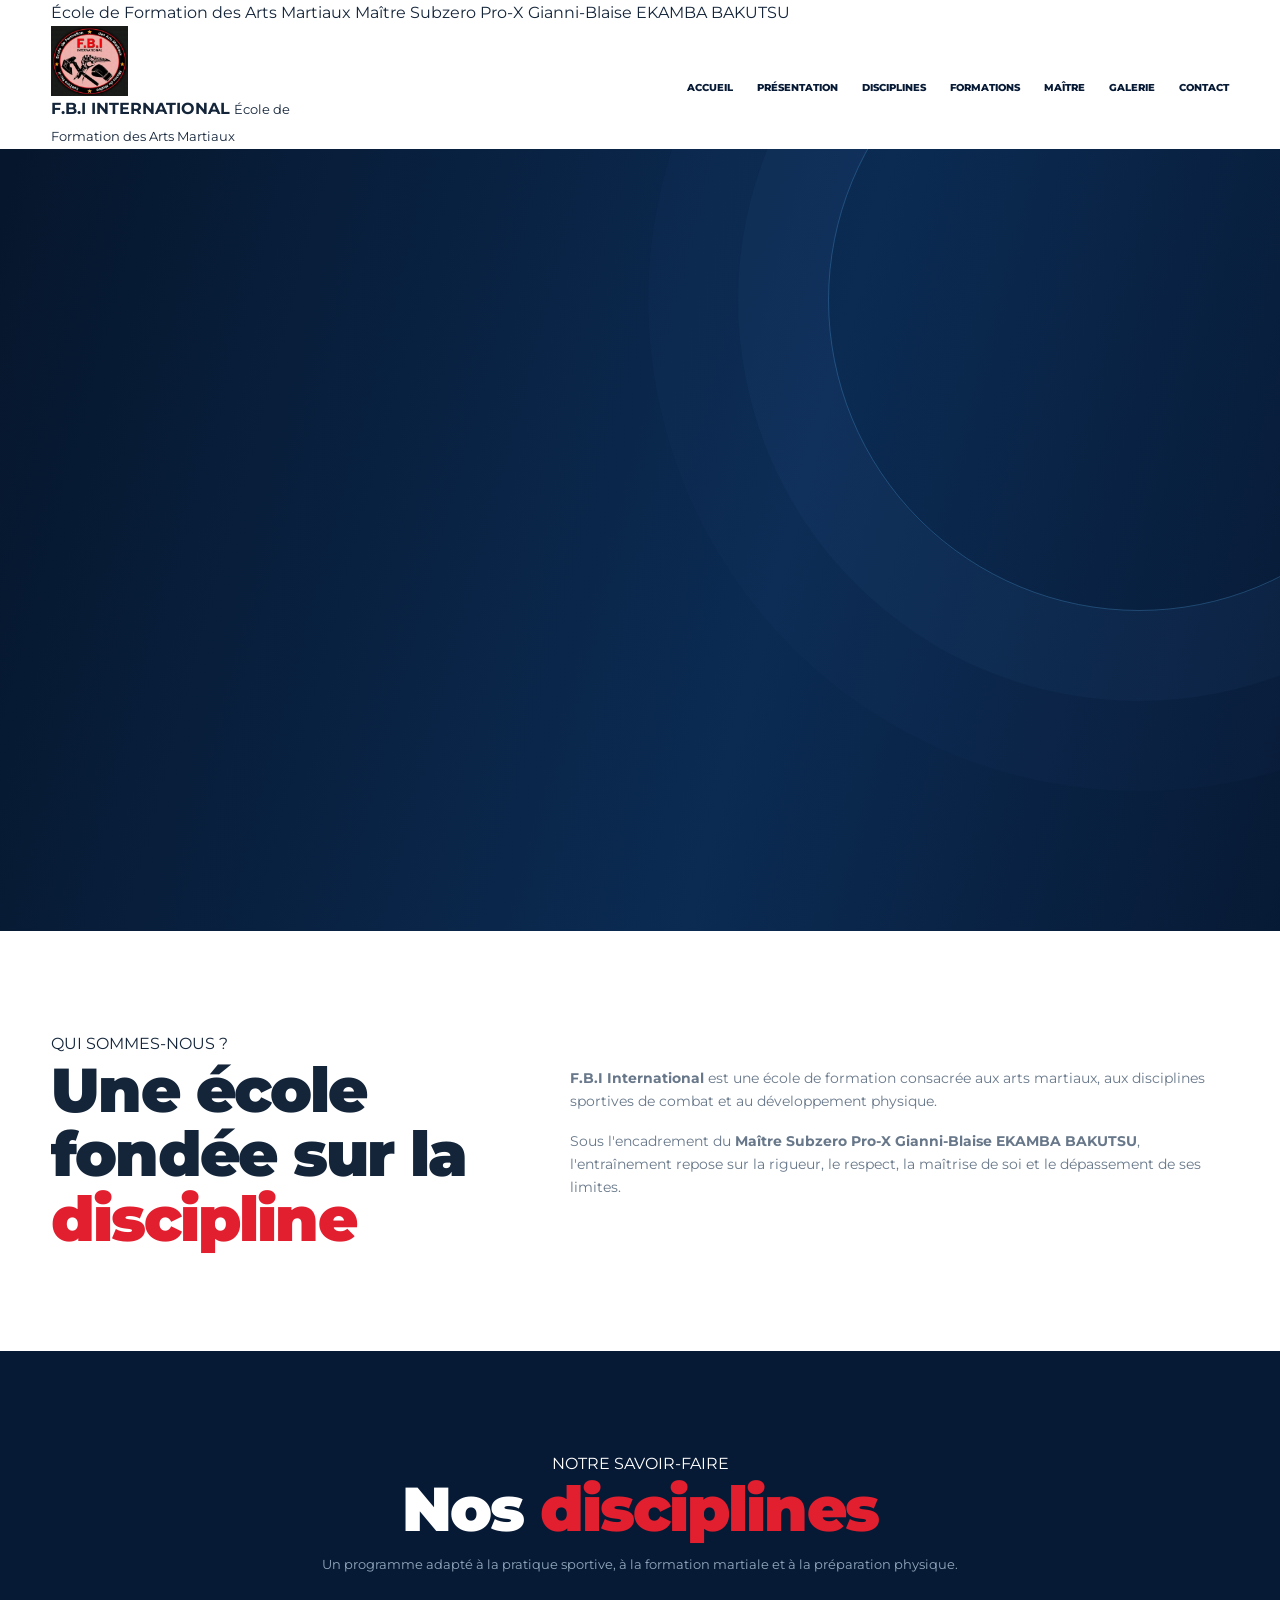
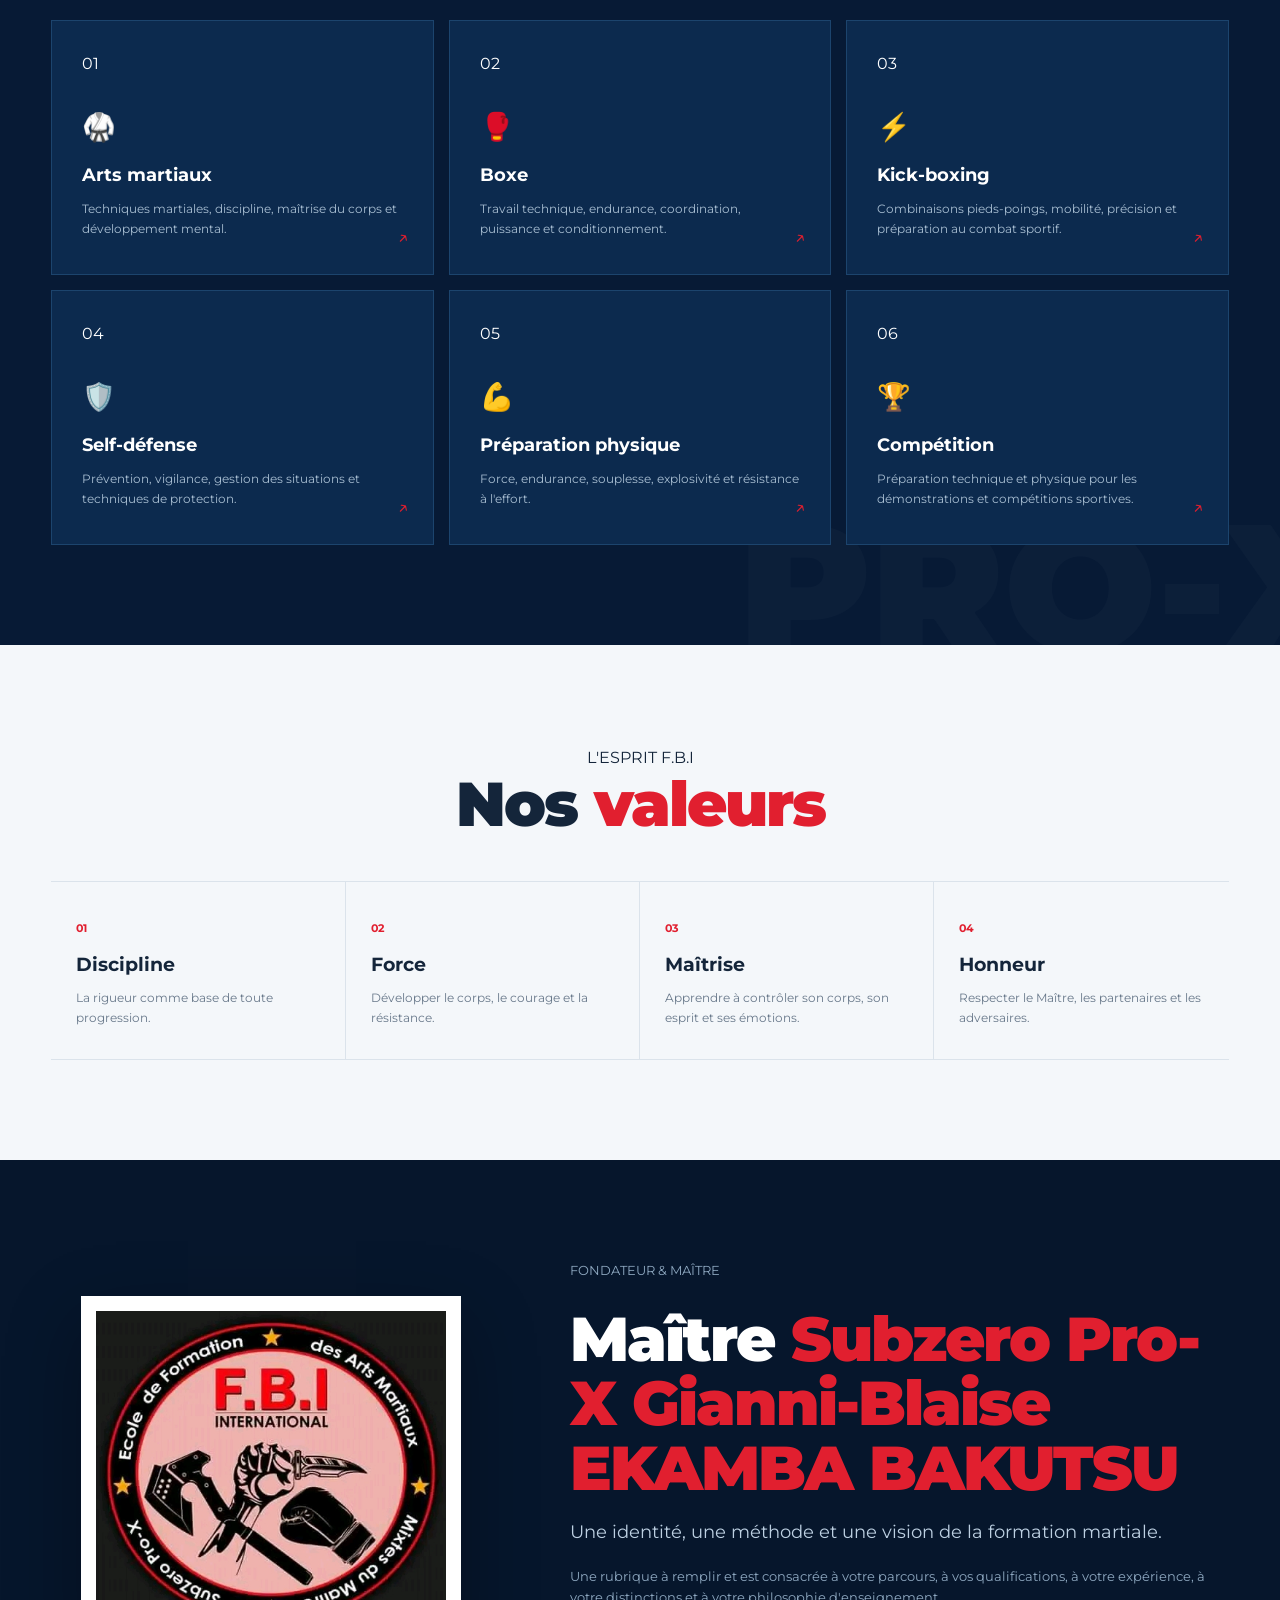
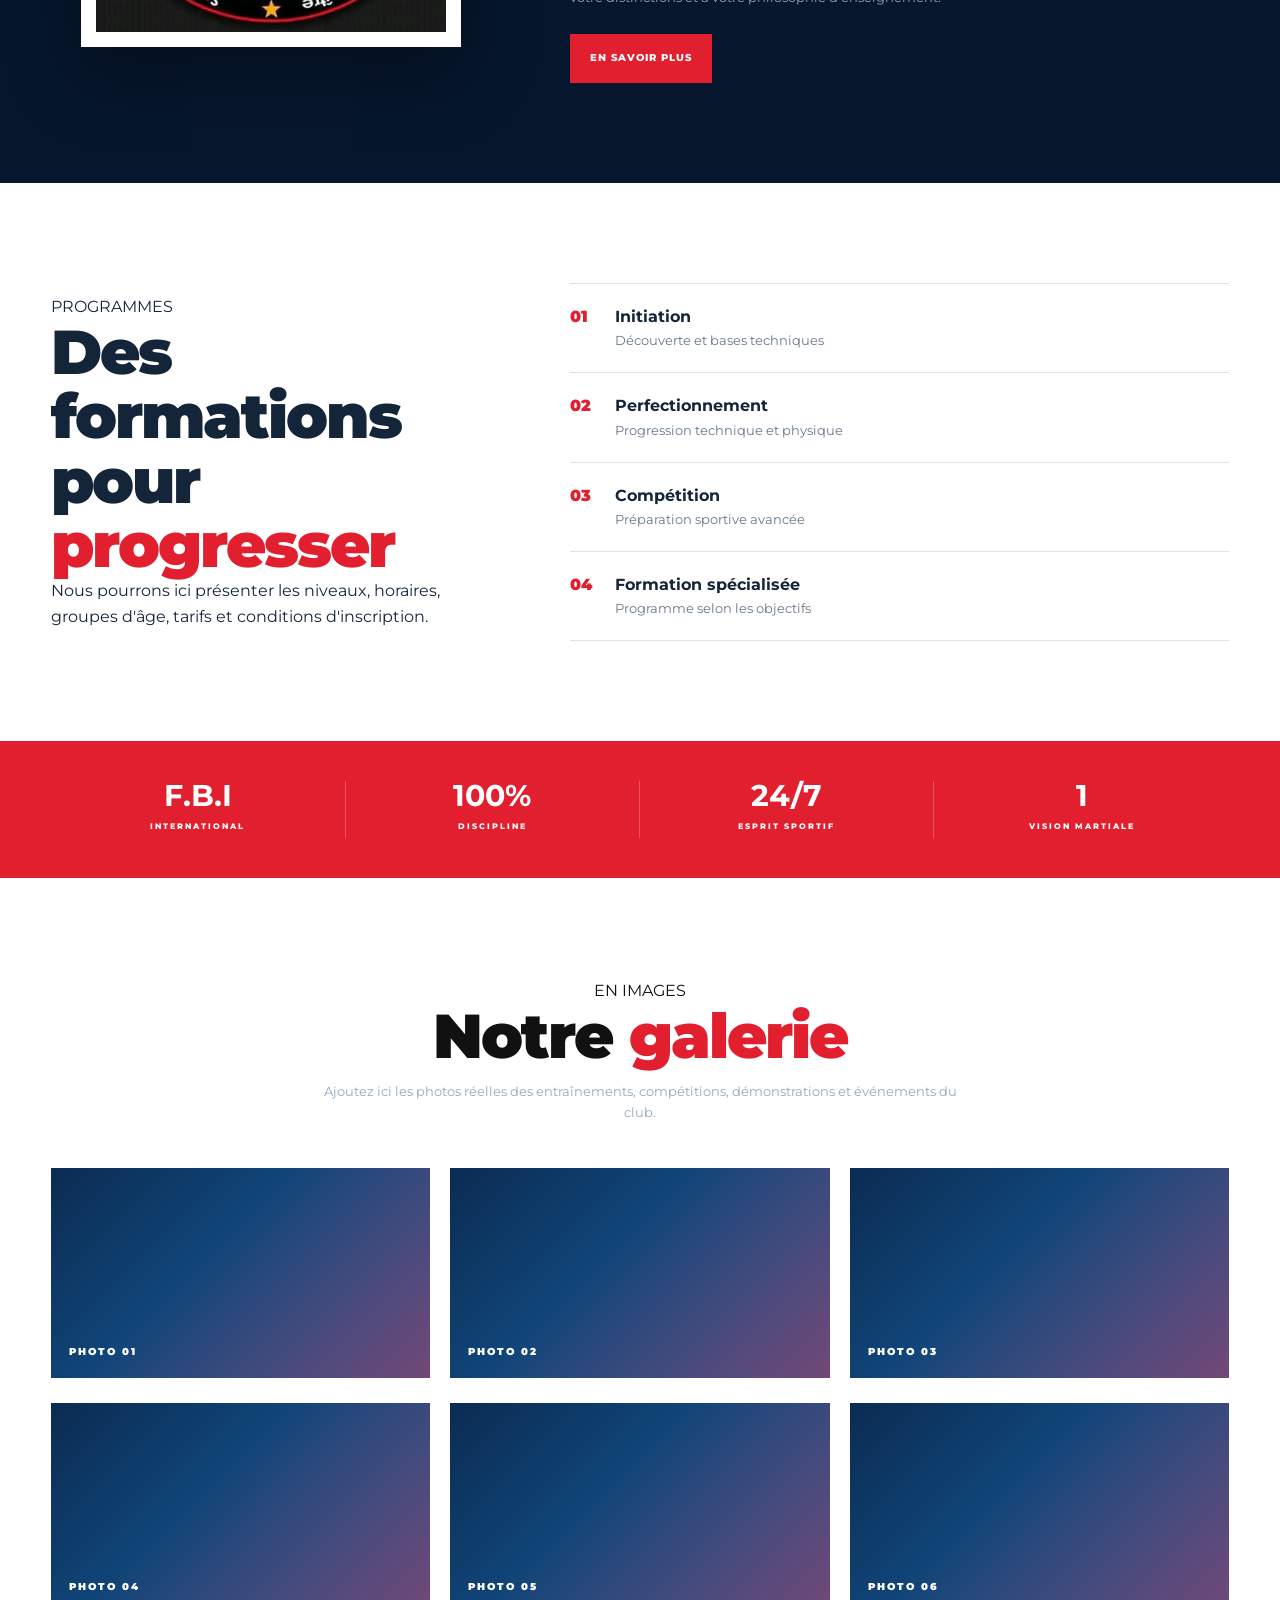
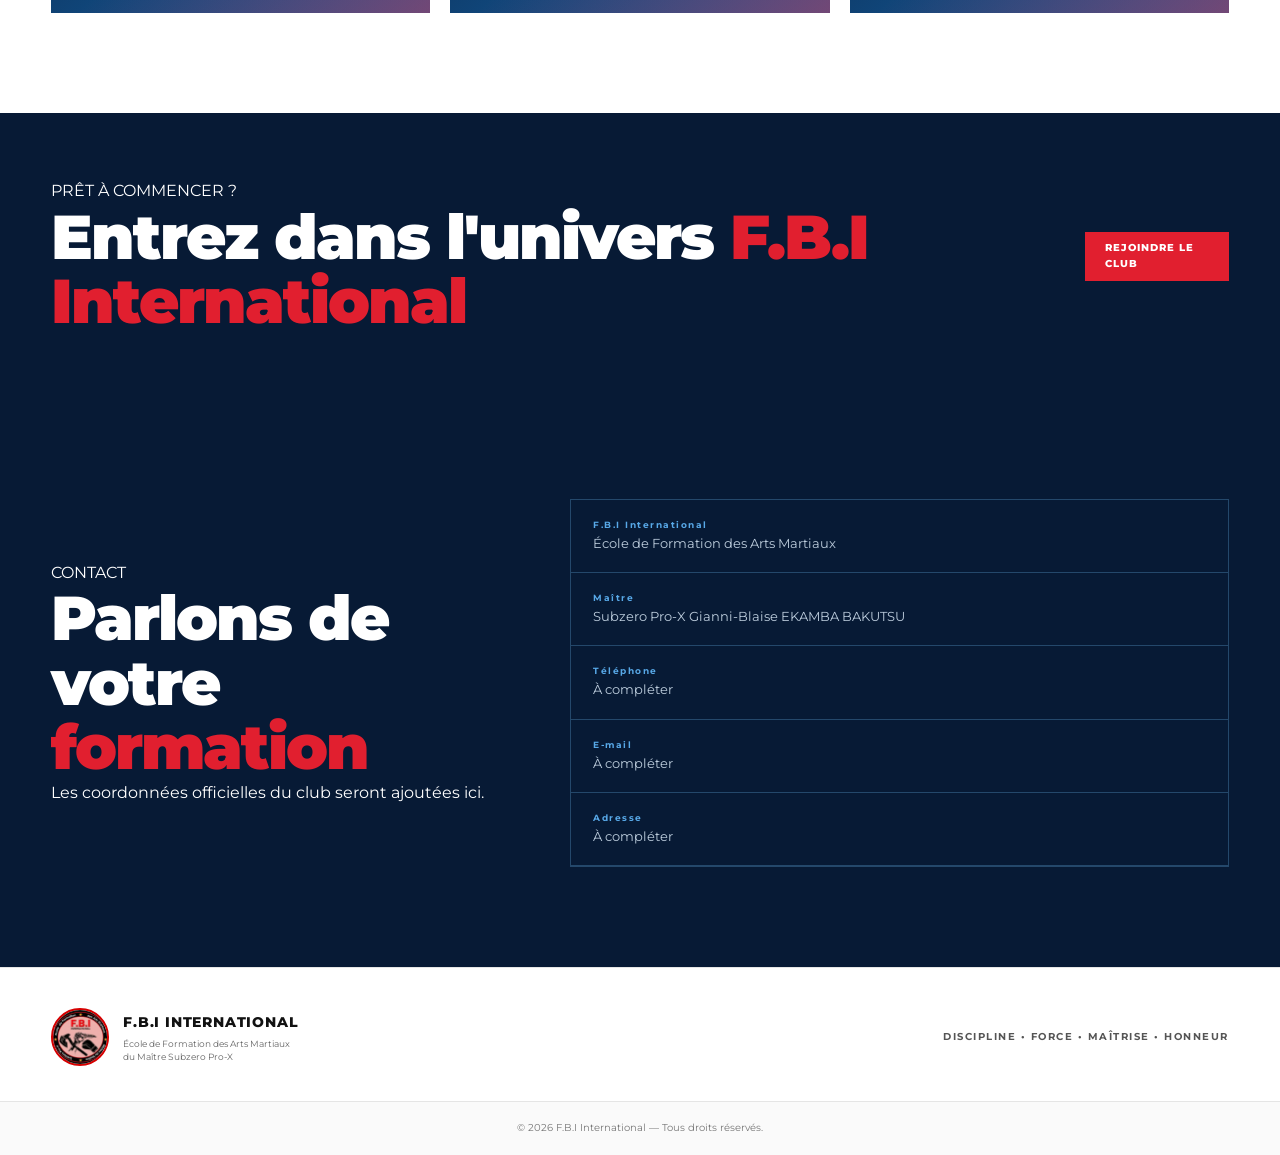
<file: index_old.html>
<!DOCTYPE html>
<html lang="fr">
<head>
    <meta charset="UTF-8">
    <meta name="viewport" content="width=device-width, initial-scale=1.0">
    <meta name="description" content="F.B.I International - École de Formation des Arts Martiaux du Maître Subzero Pro-X.">
    <title>F.B.I International | Maître Subzero Pro-X</title>

    <link rel="preconnect" href="https://fonts.googleapis.com">
    <link rel="preconnect" href="https://fonts.gstatic.com" crossorigin>
    <link href="https://fonts.googleapis.com/css2?family=Montserrat:wght@400;500;600;700;800;900&display=swap" rel="stylesheet">
    <link rel="stylesheet" href="css/style.css">
</head>
<body>

<header class="header" id="accueil">
    <div class="topbar">
        <div class="container topbar-content">
            <span>École de Formation des Arts Martiaux</span>
            <span>Maître Subzero Pro-X Gianni-Blaise EKAMBA BAKUTSU</span>
        </div>
    </div>

    <div class="nav-wrap">
        <div class="container nav">
            <a href="#accueil" class="brand">
                <img src="images/logo.jpg" alt="Logo F.B.I International">
                <div class="brand-text">
                    <strong>F.B.I INTERNATIONAL</strong>
                    <small>École de Formation des Arts Martiaux</small>
                </div>
            </a>

            <button class="menu-toggle" id="menuToggle" aria-label="Ouvrir le menu" aria-expanded="false">
                <span></span><span></span><span></span>
            </button>

            <nav class="menu" id="mainMenu">
                <a href="#accueil">Accueil</a>
                <a href="#presentation">Présentation</a>
                <a href="#disciplines">Disciplines</a>
                <a href="#formations">Formations</a>
                <a href="#maitre">Maître</a>
                <a href="#galerie">Galerie</a>
                <a href="#contact">Contact</a>
            </nav>
        </div>
    </div>
</header>

<main>
    <section class="hero">
        <div class="hero-overlay"></div>
        <div class="container hero-content">
            <p class="eyebrow">F.B.I INTERNATIONAL</p>
            <h1>L'ART DU COMBAT.<br><span>LA MAÎTRISE DE SOI.</span></h1>
            <p class="hero-text">
                École de formation sportive et d'arts martiaux du
                <strong>Maître Subzero Pro-X</strong>.
                Discipline, force, maîtrise et honneur.
            </p>
            <div class="hero-buttons">
                <a href="#disciplines" class="btn btn-primary">Découvrir nos disciplines</a>
                <a href="#contact" class="btn btn-outline">Nous contacter</a>
            </div>
        </div>
        <div class="scroll-down">↓</div>
    </section>

    <section class="intro section" id="presentation">
        <div class="container two-columns">
            <div>
                <p class="section-label">QUI SOMMES-NOUS ?</p>
                <h2>Une école fondée sur la <span>discipline</span></h2>
            </div>
            <div class="intro-text">
                <p>
                    <strong>F.B.I International</strong> est une école de formation
                    consacrée aux arts martiaux, aux disciplines sportives de combat
                    et au développement physique.
                </p>
                <p>
                    Sous l'encadrement du <strong>Maître Subzero Pro-X Gianni-Blaise EKAMBA BAKUTSU</strong>,
                    l'entraînement repose sur la rigueur, le respect, la maîtrise
                    de soi et le dépassement de ses limites.
                </p>
            </div>
        </div>
    </section>

    <section class="discipline-section section dark" id="disciplines">
        <div class="container">
            <div class="section-heading centered">
                <p class="section-label">NOTRE SAVOIR-FAIRE</p>
                <h2>Nos <span>disciplines</span></h2>
                <p>Un programme adapté à la pratique sportive, à la formation martiale et à la préparation physique.</p>
            </div>

            <div class="cards">
                <article class="card">
                    <div class="card-number">01</div>
                    <div class="card-icon">🥋</div>
                    <h3>Arts martiaux</h3>
                    <p>Techniques martiales, discipline, maîtrise du corps et développement mental.</p>
                </article>

                <article class="card">
                    <div class="card-number">02</div>
                    <div class="card-icon">🥊</div>
                    <h3>Boxe</h3>
                    <p>Travail technique, endurance, coordination, puissance et conditionnement.</p>
                </article>

                <article class="card">
                    <div class="card-number">03</div>
                    <div class="card-icon">⚡</div>
                    <h3>Kick-boxing</h3>
                    <p>Combinaisons pieds-poings, mobilité, précision et préparation au combat sportif.</p>
                </article>

                <article class="card">
                    <div class="card-number">04</div>
                    <div class="card-icon">🛡️</div>
                    <h3>Self-défense</h3>
                    <p>Prévention, vigilance, gestion des situations et techniques de protection.</p>
                </article>

                <article class="card">
                    <div class="card-number">05</div>
                    <div class="card-icon">💪</div>
                    <h3>Préparation physique</h3>
                    <p>Force, endurance, souplesse, explosivité et résistance à l'effort.</p>
                </article>

                <article class="card">
                    <div class="card-number">06</div>
                    <div class="card-icon">🏆</div>
                    <h3>Compétition</h3>
                    <p>Préparation technique et physique pour les démonstrations et compétitions sportives.</p>
                </article>
            </div>
        </div>
    </section>

    <section class="values section">
        <div class="container">
            <div class="section-heading centered">
                <p class="section-label">L'ESPRIT F.B.I</p>
                <h2>Nos <span>valeurs</span></h2>
            </div>

            <div class="values-grid">
                <div class="value"><strong>01</strong><h3>Discipline</h3><p>La rigueur comme base de toute progression.</p></div>
                <div class="value"><strong>02</strong><h3>Force</h3><p>Développer le corps, le courage et la résistance.</p></div>
                <div class="value"><strong>03</strong><h3>Maîtrise</h3><p>Apprendre à contrôler son corps, son esprit et ses émotions.</p></div>
                <div class="value"><strong>04</strong><h3>Honneur</h3><p>Respecter le Maître, les partenaires et les adversaires.</p></div>
            </div>
        </div>
    </section>

    <section class="maitre section dark" id="maitre">
        <div class="container two-columns master-layout">
            <div class="master-image">
                <div class="master-frame">
                    <img src="images/logo.jpg" alt="F.B.I International">
                </div>
            </div>
            <div>
                <p class="section-label">FONDATEUR & MAÎTRE</p>
                <h2>Maître <span>Subzero Pro-X Gianni-Blaise EKAMBA BAKUTSU</span></h2>
                <p class="lead">
                    Une identité, une méthode et une vision de la formation martiale.
                </p>
                <p>
                    Une rubrique à remplir et est consacrée à votre parcours, à vos
                    qualifications, à votre expérience, à votre distinctions et à votre
                    philosophie d'enseignement.
                </p>
                <a href="#contact" class="btn btn-primary">En savoir plus</a>
            </div>
        </div>
    </section>

    <section class="training section" id="formations">
        <div class="container two-columns">
            <div>
                <p class="section-label">PROGRAMMES</p>
                <h2>Des formations pour <span>progresser</span></h2>
                <p class="lead">
                    Nous pourrons ici présenter les niveaux, horaires, groupes d'âge,
                    tarifs et conditions d'inscription.
                </p>
            </div>
            <div class="training-list">
                <div><span>01</span><strong>Initiation</strong><small>Découverte et bases techniques</small></div>
                <div><span>02</span><strong>Perfectionnement</strong><small>Progression technique et physique</small></div>
                <div><span>03</span><strong>Compétition</strong><small>Préparation sportive avancée</small></div>
                <div><span>04</span><strong>Formation spécialisée</strong><small>Programme selon les objectifs</small></div>
            </div>
        </div>
    </section>

    <section class="stats dark">
        <div class="container stats-grid">
            <div><strong>F.B.I</strong><span>INTERNATIONAL</span></div>
            <div><strong>100%</strong><span>DISCIPLINE</span></div>
            <div><strong>24/7</strong><span>ESPRIT SPORTIF</span></div>
            <div><strong>1</strong><span>VISION MARTIALE</span></div>
        </div>
    </section>

    <section class="gallery section" id="galerie">
        <div class="container">
            <div class="section-heading centered">
                <p class="section-label">EN IMAGES</p>
                <h2>Notre <span>galerie</span></h2>
                <p>Ajoutez ici les photos réelles des entraînements, compétitions, démonstrations et événements du club.</p>
            </div>
            <div class="gallery-placeholder">
                <div><span>PHOTO 01</span></div>
                <div><span>PHOTO 02</span></div>
                <div><span>PHOTO 03</span></div>
                <div><span>PHOTO 04</span></div>
                <div><span>PHOTO 05</span></div>
                <div><span>PHOTO 06</span></div>
            </div>
        </div>
    </section>

    <section class="cta">
        <div class="container cta-content">
            <div>
                <p class="section-label">PRÊT À COMMENCER ?</p>
                <h2>Entrez dans l'univers <span>F.B.I International</span></h2>
            </div>
            <a href="#contact" class="btn btn-primary">Rejoindre le club</a>
        </div>
    </section>

    <section class="contact section dark" id="contact">
        <div class="container two-columns">
            <div>
                <p class="section-label">CONTACT</p>
                <h2>Parlons de votre <span>formation</span></h2>
                <p class="lead">Les coordonnées officielles du club seront ajoutées ici.</p>
            </div>
            <div class="contact-box">
                <div><strong>F.B.I International</strong><span>École de Formation des Arts Martiaux</span></div>
                <div><strong>Maître</strong><span>Subzero Pro-X Gianni-Blaise EKAMBA BAKUTSU</span></div>
                <div><strong>Téléphone</strong><span>À compléter</span></div>
                <div><strong>E-mail</strong><span>À compléter</span></div>
                <div><strong>Adresse</strong><span>À compléter</span></div>
            </div>
        </div>
    </section>
</main>

<footer class="footer">
    <div class="container footer-content">
        <div class="footer-brand">
            <img src="images/logo.jpg" alt="Logo F.B.I International">
            <div>
                <strong>F.B.I INTERNATIONAL</strong>
                <p>École de Formation des Arts Martiaux<br>du Maître Subzero Pro-X</p>
            </div>
        </div>
        <div class="footer-slogan">DISCIPLINE • FORCE • MAÎTRISE • HONNEUR</div>
    </div>
    <div class="copyright">© 2026 F.B.I International — Tous droits réservés.</div>
</footer>

<script src="js/script.js"></script>
</body>
</html>
</file>
<file: css/style.css>
*{margin:0;padding:0;box-sizing:border-box}
:root{--navy:#071a35;--navy2:#0c2d53;--blue:#1769b0;--sky:#58a9e8;--red:#e11f2f;--white:#fff;--off:#f4f7fa;--text:#14253a;--muted:#68788a;--line:#dbe3eb}
html{scroll-behavior:smooth}
body
{font-family:'Montserrat',Arial,sans-serif;
color:var(--text);
line-height:1.65;
background:#fff}a{text-decoration:none;color:inherit}
.container
	{width:min(1180px,92%);
	margin:auto}
.top-strip
{background:var(--navy);
color:#a9bfd4;
font-size:9px;
font-weight:700;
letter-spacing:1.5px;
text-transform:uppercase}
.top-strip-inner
{height:32px;display:flex;align-items:center;justify-content:space-between}
.site-header{position:sticky;top:0;z-index:1000;background:rgba(255,255,255,.97);
backdrop-filter:blur(10px);
border-bottom:1px solid var(--line)}
.nav{min-height:86px;display:flex;align-items:center;gap:25px}
.brand{width:245px;display:block}
.brand img{display:block;width:100%;max-height:70px;object-fit:contain;object-position:left center}
.menu{margin-left:auto;display:flex;gap:24px}
.menu a {
	font-size:10px;
	font-weight:800;
	text-transform:uppercase;
	color:var(--navy);
	padding:32px 0;
	position:relative
}
.menu a:after {
	content:"";
	position:absolute;
	left:0;
	right:100%;
	bottom:22px;
	height:2px;
	background:var(--red);
	transition:.25s
}
.menu a:hover,
.menu a
.active {
	color:var(--red)
}
.menu a:hover:after,
.menu a
.active:after {
	right:0
	}
	.nav-cta {
		background:var(--red);
		color:#fff;
		padding:13px 17px;
		font-size:10px;
		font-weight:800;
		text-transform:uppercase
	}
		.menu-toggle {
			display:none;
			background:none;
			border:0;
			cursor:pointer
		}
		.menu-toggle span {
			display:block;
			width:27px;
			height:2px;
			background:var(--navy);
			margin:5px
		}
.hero {
	min-height:calc(100vh - 118px);
	position:relative;
	overflow:hidden;
	background:var(--navy);
	color:#fff}
.hero:before {
	content:"";
	position:absolute;
	inset:0;
	background:linear-gradient(105deg,#06162c,#0b2b53 60%,#071a35)
}
.hero:after {
	content:"";
	position:absolute;
	right:-170px;
	top:-160px;
	width:620px;
	height:620px;
	border:1px solid rgba(88,169,232,.3);
	border-radius:50%;
	box-shadow:0 0 0 90px rgba(88,169,232,.035),0 0 0 180px rgba(88,169,232,.02)
}
.hero-grid {
	position:absolute;
	inset:0;
	background-image:linear-gradient(rgba(255,255,255,.04) 1px,transparent 1px),linear-gradient(90deg,rgba(255,255,255,.04) 1px,transparent 1px);background-size:70px 70px}.hero-glow{position:absolute;width:500px;height:500px;right:5%;top:20%;background:radial-gradient(circle,rgba(225,31,47,.16),transparent 65%);border-radius:50%}
.hero-inner {
	position:relative;z-index:2;min-height:calc(100vh - 170px);
	display:flex;align-items:center;
	padding:80px 0
}
.hero-copy {
	max-width:820px
}
	.mini-badge {
		display:inline-flex;
		gap:9px;
		align-items:center;
		color:#9fc7eb;
		border:1px solid rgba(159,199,235,.28);
		padding:9px 12px;
		font-size:9px;
		font-weight:800;
		letter-spacing:2px;
		margin-bottom:25px}
	.mini-badge span {
		width:7px;
		height:7px;
		background:var(--red);
		border-radius:50%
	}
.hero h1 { 
	font-size:clamp(43px,7vw,88px);
	line-height:.98;
	letter-spacing:-3px;
	font-weight:900
}
.hero h1 em {
	font-style:normal;
	color:var(--red)
}
.hero h1 strong{color:var(--sky)}.hero-text{max-width:650px;color:#b8c9da;font-size:15px;margin:25px 0 32px}.hero-text strong{color:#fff}.hero-actions{display:flex;gap:12px;flex-wrap:wrap}.btn{display:inline-flex;align-items:center;justify-content:center;min-height:49px;padding:0 20px;font-size:10px;font-weight:800;text-transform:uppercase;letter-spacing:1px;transition:.25s}.btn-primary,.btn-red{background:var(--red);color:#fff}.btn-red:hover{background:#ff3140;transform:translateY(-2px)}.btn-outline,.btn-light{border:1px solid #fff;color:#fff}.btn-light:hover{background:#fff;color:var(--navy)}.hero-points{display:flex;gap:30px;margin-top:55px;color:#8fa9c2;font-size:9px;font-weight:800;letter-spacing:1.5px;text-transform:uppercase}.hero-points b{color:var(--red);margin-right:5px}.hero-mark{position:absolute;right:0;width:350px;height:350px;display:flex;align-items:center;justify-content:center}.mark-ring{position:absolute;width:300px;height:300px;border:1px solid rgba(88,169,232,.3);border-radius:50%;box-shadow:inset 0 0 60px rgba(23,105,176,.12)}.mark-ring:before{content:"";position:absolute;inset:35px;border:1px solid rgba(225,31,47,.5);border-radius:50%}.mark-text{position:relative;text-align:center;font-size:46px;line-height:.75;font-weight:900;letter-spacing:-3px}.mark-text span{font-size:66px;color:var(--red)}.hero-mark small{position:absolute;bottom:50px;font-size:8px;letter-spacing:4px;text-align:center;color:#8db0cf}.hero-bottom{position:absolute;bottom:0;left:0;right:0;border-top:1px solid rgba(255,255,255,.09);z-index:3}.hero-bottom-inner{height:52px;display:flex;align-items:center;gap:16px;color:#819ab5;font-size:8px;font-weight:800;letter-spacing:2px}.hero-bottom i{display:block;width:90px;height:1px;background:#355271}
.section{padding:100px 0}.section-tag{font-size:10px;font-weight:900;letter-spacing:2.5px;color:var(--red);margin-bottom:14px}.section-tag.light{color:var(--sky)}h2{font-size:clamp(35px,5vw,62px);line-height:1.04;letter-spacing:-2px;font-weight:900}h2 span{color:var(--red)}.two-columns{display:grid;grid-template-columns:1fr 1.5fr;gap:80px;align-items:center}.intro-text p{font-size:14px;color:var(--muted);margin-bottom:16px}.intro-text .lead{font-size:19px;color:#334a63}.text-link{display:inline-block;margin-top:15px;font-size:10px;font-weight:900;text-transform:uppercase;color:var(--navy);border-bottom:2px solid var(--red);padding-bottom:5px}
.discipline-section{background:var(--navy);color:#fff;position:relative;overflow:hidden}.discipline-section:after{content:"PRO-X";position:absolute;right:-80px;bottom:-90px;color:rgba(255,255,255,.025);font-size:180px;font-weight:900}.section-heading{margin-bottom:45px}.centered{text-align:center}.centered>p:last-child{max-width:650px;margin:12px auto;color:#92a9be;font-size:13px}.cards{position:relative;z-index:2;display:grid;grid-template-columns:repeat(3,1fr);gap:15px}.card{background:#0c2a4e;border:1px solid #1c446d;padding:30px;min-height:255px;position:relative;transition:.3s}.card:hover{transform:translateY(-5px);border-color:#5aa9e8}.card>b{color:#5c99c8;font-size:10px}.card-icon{font-size:27px;font-weight:900;color:#fff;margin:27px 0 12px}.card h3{font-size:18px;margin-bottom:8px}.card p{color:#a8bed2;font-size:12px}.card:after{content:"↗";position:absolute;right:24px;bottom:20px;color:var(--red);font-size:20px}
.values{background:var(--off)}.values-grid{display:grid;grid-template-columns:repeat(4,1fr);margin-top:45px;border-top:1px solid var(--line);border-bottom:1px solid var(--line)}.value{padding:32px 25px;border-right:1px solid var(--line)}.value:last-child{border:0}.value strong{color:var(--red);font-size:11px}.value h3{font-size:19px;margin:8px 0}.value p{font-size:12px;color:var(--muted)}
.maitre{background:#06162c;color:#fff}.master-image{display:flex;justify-content:center}.master-frame{max-width:380px;background:#fff;padding:15px;box-shadow:0 25px 70px rgba(0,0,0,.3)}.master-frame img{width:100%;display:block}.maitre .lead{color:#bdd0e2;font-size:18px;margin:18px 0}.maitre p:not(.lead){color:#8fa9c1;font-size:13px;margin-bottom:25px}
.training{background:#fff}.training-list{border-top:1px solid var(--line)}.training-list>div{display:grid;grid-template-columns:45px 1fr;grid-template-rows:auto auto;padding:20px 0;border-bottom:1px solid var(--line)}.training-list span{grid-row:1/3;color:var(--red);font-weight:900}.training-list strong{font-size:16px}.training-list small{color:var(--muted)}
.stats{background:var(--red);padding:40px 0;color:#fff}.stats-grid{display:grid;grid-template-columns:repeat(4,1fr);text-align:center}.stats-grid>div{border-right:1px solid rgba(255,255,255,.25)}.stats-grid>div:last-child{border:0}.stats-grid strong{display:block;font-size:30px;line-height:1}.stats-grid span{font-size:8px;font-weight:800;letter-spacing:2px}
.gallery{background:var(--off)}.gallery-placeholder{display:grid;grid-template-columns:repeat(3,1fr);gap:13px}.gallery-placeholder>div{height:210px;background:linear-gradient(135deg,#0b2c52,#1769b0);position:relative;display:flex;align-items:end;padding:18px;overflow:hidden}.gallery-placeholder>div:before{content:"";position:absolute;inset:0;background:linear-gradient(135deg,transparent 40%,rgba(225,31,47,.45))}.gallery-placeholder span{position:relative;z-index:2;color:#fff;font-size:10px;font-weight:900;letter-spacing:2px}
.cta{background:var(--navy);color:#fff;padding:65px 0}.cta-content{display:flex;justify-content:space-between;align-items:center}.contact{background:#071a35;color:#fff}.contact-box{border:1px solid #24486b}.contact-box>div{padding:18px 22px;border-bottom:1px solid #24486b}.contact-box strong,.contact-box span{display:block}.contact-box strong{font-size:9px;color:var(--sky);letter-spacing:1.5px}.contact-box span{font-size:13px;color:#bdcddd}

/* =========================================================
   FOOTER
   ========================================================= */

.footer {
    background: #ffffff;
    color: #111;
    padding-top: 40px;
    border-top: 1px solid #e5e5e5;
}

.footer-content {
    display: flex;
    justify-content: space-between;
    align-items: center;
    gap: 30px;
    padding-bottom: 35px;
}

.footer-brand {
    display: flex;
    align-items: center;
    gap: 14px;
}

.footer-brand img {
    width: 58px;
    height: 58px;
    object-fit: cover;
    border-radius: 50%;
    border: 2px solid #d60000;
}

.footer-brand strong {
    display: block;
    color: #111;
    font-size: 14px;
    font-weight: 800;
    letter-spacing: 0.8px;
}

.footer-brand p {
    color: #666;
    font-size: 9px;
    line-height: 1.5;
    margin-top: 3px;
}

.footer-slogan {
    color: #555;
    font-size: 10px;
    font-weight: 700;
    letter-spacing: 1.5px;
    text-align: right;
}

.copyright {
    text-align: center;
    border-top: 1px solid #e5e5e5;
    padding: 18px;
    color: #777;
    background: #fafafa;
    font-size: 10px;
}

/* =========================================================
   FOOTER MOBILE
   ========================================================= */

@media (max-width: 600px) {

    .footer {
        padding-top: 30px;
    }

    .footer-content {
        flex-direction: column;
        align-items: center;
        text-align: center;
        gap: 25px;
    }

    .footer-brand {
        flex-direction: column;
        gap: 12px;
    }

    .footer-brand img {
        width: 70px;
        height: 70px;
    }

    .footer-brand strong {
        font-size: 14px;
    }

    .footer-brand p {
        font-size: 9px;
    }

    .footer-slogan {
        text-align: center;
        font-size: 9px;
        line-height: 1.8;
    }

    .copyright {
        font-size: 9px;
        padding: 16px 10px;
    }
}

@media(max-width:900px){.menu-toggle{display:block;margin-left:auto}.menu{display:none;position:absolute;top:100%;left:0;right:0;background:#fff;border-top:1px solid var(--line);padding:8px 4%;flex-direction:column;gap:0;box-shadow:0 15px 30px rgba(7,26,53,.12)}.menu.open{display:flex}.menu a{padding:13px 0;border-bottom:1px solid var(--line)}.menu a:after{display:none}.nav-cta{display:none}.hero-mark{display:none}.two-columns{grid-template-columns:1fr;gap:40px}.cards{grid-template-columns:repeat(2,1fr)}.values-grid{grid-template-columns:repeat(2,1fr)}.value:nth-child(2){border-right:0}.value:nth-child(-n+2){border-bottom:1px solid var(--line)}.stats-grid{grid-template-columns:repeat(2,1fr);gap:25px}.stats-grid>div:nth-child(2){border-right:0}.stats-grid>div:nth-child(-n+2){padding-bottom:20px}.gallery-placeholder{grid-template-columns:repeat(2,1fr)}}
@media(max-width:600px){.top-strip-inner{justify-content:center}.top-strip-inner span:last-child{display:none}.brand{width:195px}.hero h1{font-size:43px;letter-spacing:-2px}.hero-content{min-height:calc(100vh - 118px);padding:60px 0}.hero-points{gap:13px;flex-wrap:wrap;margin-top:40px}.section{padding:75px 0}.cards,.values-grid,.gallery-placeholder{grid-template-columns:1fr}.value{border-right:0!important;border-bottom:1px solid var(--line)!important}.value:last-child{border-bottom:0!important}.gallery-placeholder>div{height:180px}.footer-content{flex-direction:column;align-items:flex-start}.footer-slogan{text-align:left}}
/* =========================================================
   SECTION MAÎTRE SUBZERO PRO-X
   ========================================================= */

.master-section {
    position: relative;
    overflow: hidden;
    background: #111;
    color: #fff;
}

.master-grid {
    display: grid;
    grid-template-columns: 0.8fr 1.2fr;
    gap: 70px;
    align-items: center;
    position: relative;
    z-index: 2;
}

.master-logo {
    display: flex;
    justify-content: center;
    align-items: center;
}

.master-logo img {
    width: 100%;
    max-width: 360px;
    height: auto;
    display: block;
    border-radius: 50%;
    border: 3px solid #d60000;
    box-shadow: 0 15px 40px rgba(0, 0, 0, 0.45);
}

.master-bg {
    position: absolute;
    right: -80px;
    bottom: -80px;
    font-size: 220px;
    font-weight: 900;
    line-height: 1;
    color: rgba(214, 0, 0, 0.04);
    pointer-events: none;
    z-index: 1;
}


/* =========================================================
   AFFICHAGE MOBILE
   ========================================================= */

@media (max-width: 900px) {

    .master-grid {
        grid-template-columns: 1fr;
        gap: 40px;
        text-align: center;
    }

    .master-logo {
        order: 1;
    }

    .master-grid > div:last-child {
        order: 2;
    }

    .master-logo img {
        width: 70%;
        max-width: 280px;
        margin: 0 auto;
    }

    .master-bg {
        right: -40px;
        bottom: 0;
        font-size: 120px;
    }
}


@media (max-width: 600px) {

    .master-grid {
        grid-template-columns: 1fr;
        gap: 30px;
    }

    .master-logo img {
        width: 75%;
        max-width: 240px;
    }

    .master-bg {
        right: -25px;
        bottom: 20px;
        font-size: 85px;
    }
}

/* Nom du Maître : même couleur que MAÎTRE */
.master-section h2 span strong {
    color: #ffffff;
}


/* ==========================================
   GALERIE FBI INTERNATIONAL PRO-X
   ========================================== */

.gallery {
    background: #fff;
    color: #111;
}

.gallery .section-head {
    display: flex;
    justify-content: space-between;
    align-items: end;
    gap: 35px;
    margin-bottom: 35px;
}

.gallery .section-head > p {
    max-width: 450px;
    color: #666;
    font-size: 14px;
}

.gallery .section-tag {
    color: #d60000;
    font-size: 11px;
    font-weight: 800;
    letter-spacing: 2px;
    margin-bottom: 12px;
}

.gallery .section-head h2 {
    font-size: clamp(32px, 4vw, 52px);
    line-height: 1.1;
    font-weight: 900;
}

.gallery .section-head h2 span {
    color: #d60000;
}

/* Grille des cinq catégories */

.gallery-placeholder {
    display: grid;
    grid-template-columns: repeat(3, minmax(0, 1fr));
    gap: 25px 20px;
}

.gallery-card {
    min-width: 0;
    background: #fff;
    border: 1px solid #e5e5e5;
    transition: transform 0.3s ease, box-shadow 0.3s ease;
}

.gallery-card:hover {
    transform: translateY(-5px);
    box-shadow: 0 12px 28px rgba(0, 0, 0, 0.10);
}

/* Photo */

.gallery-photo {
    position: relative;
    display: block;
    height: 250px;
    overflow: hidden;
    background: #171717;
    color: #fff;
}

.gallery-photo::after {
    content: "";
    position: absolute;
    inset: 0;
    background: linear-gradient(
        to top,
        rgba(0, 0, 0, 0.88),
        rgba(0, 0, 0, 0.05) 70%
    );
    pointer-events: none;
}

.gallery-photo img {
    display: block;
    width: 100%;
    height: 100%;
    object-fit: cover;
    transition: transform 0.5s ease;
}

.gallery-card:hover .gallery-photo img {
    transform: scale(1.07);
}

/* Numéro de la catégorie */

.gallery-number {
    position: absolute;
    top: 15px;
    left: 15px;
    z-index: 2;
    color: #fff;
    font-size: 11px;
    font-weight: 800;
    letter-spacing: 1px;
}

/* Titre sur la photo */

.gallery-title {
    position: absolute;
    left: 18px;
    bottom: 18px;
    z-index: 2;
    color: #fff;
    font-size: 17px;
    font-weight: 900;
    letter-spacing: 1px;
}

/* Lien Voir plus sous chaque photo */

.gallery-more {
    display: flex;
    justify-content: space-between;
    align-items: center;
    gap: 10px;
    padding: 16px 18px;
    color: #111;
    font-size: 11px;
    font-weight: 800;
    letter-spacing: 1.5px;
    text-decoration: none;
    transition: color 0.25s ease;
}

.gallery-more span {
    color: #d60000;
    font-size: 20px;
    transition: transform 0.25s ease;
}

.gallery-more:hover {
    color: #d60000;
}

.gallery-more:hover span {
    transform: translate(3px, -3px);
}

/* Tablettes */

@media (max-width: 900px) {
    .gallery-placeholder {
        grid-template-columns: repeat(2, minmax(0, 1fr));
        gap: 20px;
    }

    .gallery .section-head {
        align-items: flex-start;
        flex-direction: column;
        gap: 15px;
    }

    .gallery-photo {
        height: 230px;
    }
}

/* Téléphones */

@media (max-width: 600px) {
    .gallery-placeholder {
        grid-template-columns: 1fr;
        gap: 25px;
    }

    .gallery-photo {
        height: 240px;
    }

    .gallery-title {
        font-size: 16px;
    }

    .gallery-more {
        padding: 15px;
    }

    .gallery .section-head h2 {
        font-size: 34px;
    }

    .gallery .section-head > p {
        font-size: 13px;
    }
}

/* ==========================================
   RÉSEAUX SOCIAUX — SECTION CONTACT
========================================== */

.contact-socials {
    display: flex;
    align-items: center;
    flex-wrap: wrap;
    gap: 12px;
    margin-top: 28px;
}

.contact-social {
    display: inline-flex;
    align-items: center;
    justify-content: center;
    width: 46px;
    height: 46px;
    border: 1px solid rgba(255, 255, 255, 0.35);
    border-radius: 50%;
    background: rgba(255, 255, 255, 0.06);
    color: #fff;
    font-size: 19px;
    text-decoration: none;
    transition:
        background .25s ease,
        color .25s ease,
        border-color .25s ease,
        transform .25s ease;
}

.contact-social:hover {
    background: #d60000;
    color: #fff;
    border-color: #d60000;
    transform: translateY(-4px);
}

.contact-social:focus-visible {
    outline: 2px solid #fff;
    outline-offset: 4px;
}

/* Adaptation aux téléphones */
@media (max-width: 600px) {
    .contact-socials {
        gap: 10px;
        margin-top: 22px;
    }

    .contact-social {
        width: 42px;
        height: 42px;
        font-size: 17px;
    }
}

/* ==========================================
   MODALE — PRÉSENTATION DU MAÎTRE
   FBI INTERNATIONAL PRO-X
========================================== */

.master-modal[hidden] {
    display: none !important;
}

.master-modal {
    position: fixed;
    inset: 0;
    z-index: 99999;
    display: flex;
    align-items: center;
    justify-content: center;
    padding: 22px;
}

.master-modal-overlay {
    position: absolute;
    inset: 0;
    background: rgba(0, 0, 0, .86);
    backdrop-filter: blur(5px);
    -webkit-backdrop-filter: blur(5px);
}

.master-modal-content {
    position: relative;
    z-index: 1;
    width: 100%;
    max-width: 850px;
    max-height: 88vh;
    overflow-y: auto;
    overscroll-behavior: contain;
    background: #111;
    color: #f5f5f5;
    border: 1px solid rgba(214, 0, 0, .65);
    box-shadow: 0 25px 80px rgba(0, 0, 0, .55);
    animation: masterModalAppear .3s ease;
}

.master-modal-content:focus {
    outline: none;
}

.master-modal-close {
    position: sticky;
    top: 12px;
    float: right;
    z-index: 5;
    display: flex;
    align-items: center;
    justify-content: center;
    width: 42px;
    height: 42px;
    margin: 12px 12px -54px 0;
    border: 1px solid rgba(255, 255, 255, .25);
    border-radius: 50%;
    background: #d60000;
    color: #fff;
    font-size: 29px;
    line-height: 1;
    cursor: pointer;
    transition: background .2s ease, transform .2s ease;
}

.master-modal-close:hover {
    background: #a90000;
    transform: rotate(90deg);
}

.master-modal-header {
    padding: 45px 42px 30px;
    background:
        radial-gradient(
            circle at top right,
            rgba(214, 0, 0, .18),
            transparent 55%
        ),
        #151515;
    border-bottom: 2px solid #d60000;
}

.master-modal-tag {
    margin-bottom: 18px;
    color: #ed1c24;
    font-size: 11px;
    font-weight: 800;
    letter-spacing: 2.5px;
}

.master-modal-header h2 {
    margin: 0;
    color: #fff;
    font-size: clamp(25px, 4vw, 38px);
    font-weight: 900;
    line-height: 1.2;
}

.master-modal-header h2 span {
    color: #ed1c24;
}

.master-modal-name {
    margin: 10px 0;
    color: #fff;
    font-size: 19px;
    font-weight: 800;
}

.master-modal-header > p:last-child {
    margin-bottom: 0;
    color: #bbb;
    font-size: 14px;
    line-height: 1.7;
}

.master-modal-body {
    padding: 12px 42px 30px;
}

.master-modal-section {
    padding: 23px 0;
    border-bottom: 1px solid rgba(255, 255, 255, .12);
}

.master-modal-section h3 {
    margin: 0 0 12px;
    color: #ed1c24;
    font-size: 16px;
    font-weight: 900;
    line-height: 1.5;
    text-transform: uppercase;
    letter-spacing: .5px;
}

.master-modal-section p {
    margin: 0;
    color: #d0d0d0;
    font-size: 14px;
    line-height: 1.9;
}

.master-modal-motto {
    margin-top: 25px;
    padding: 20px 15px;
    background: rgba(214, 0, 0, .10);
    border-left: 4px solid #d60000;
    color: #fff;
    font-size: 13px;
    font-weight: 900;
    letter-spacing: 1.5px;
    line-height: 1.8;
    text-align: center;
}

.master-modal-footer {
    display: flex;
    align-items: center;
    justify-content: space-between;
    gap: 18px;
    padding: 22px 42px;
    background: #191919;
    border-top: 1px solid rgba(255, 255, 255, .1);
}

.master-modal-footer > span {
    color: #aaa;
    font-size: 10px;
    font-weight: 800;
    letter-spacing: 1px;
    line-height: 1.7;
}

.master-modal-footer .btn {
    flex-shrink: 0;
    cursor: pointer;
}

@keyframes masterModalAppear {
    from {
        opacity: 0;
        transform: translateY(18px) scale(.98);
    }

    to {
        opacity: 1;
        transform: translateY(0) scale(1);
    }
}

/* Tablettes et téléphones */
@media (max-width: 600px) {
    .master-modal {
        padding: 10px;
    }

    .master-modal-content {
        max-height: 92vh;
    }

    .master-modal-header {
        padding: 42px 22px 24px;
    }

    .master-modal-body {
        padding: 8px 22px 24px;
    }

    .master-modal-section {
        padding: 19px 0;
    }

    .master-modal-section h3 {
        font-size: 14px;
    }

    .master-modal-section p {
        font-size: 13px;
        line-height: 1.8;
    }

    .master-modal-name {
        font-size: 17px;
    }

    .master-modal-footer {
        align-items: flex-start;
        flex-direction: column;
        padding: 20px 22px;
    }

    .master-modal-footer .btn {
        align-self: flex-start;
    }
}

/* Respect de la préférence de réduction des animations */
@media (prefers-reduced-motion: reduce) {
    .master-modal-content {
        animation: none;
    }

    .master-modal-close {
        transition: none;
    }
}

/* ==========================================
   PRÉSENTATION DU MAÎTRE
   THÈME CLAIR — FBI INTERNATIONAL PRO-X
========================================== */

/* Fond extérieur */
.master-modal-overlay {
    background: rgba(255, 255, 255, 0.88);
    backdrop-filter: blur(5px);
    -webkit-backdrop-filter: blur(5px);
}

/* Boîte principale */
.master-modal-content {
    background: #ffffff;
    color: #222222;
    border: 2px solid #d60000;
    border-radius: 12px;
    box-shadow: 0 20px 60px rgba(0, 0, 0, 0.18);
}

/* En-tête blanc avec accent rouge */
.master-modal-header {
    background: linear-gradient(
        135deg,
        #ffffff 0%,
        #fff5f5 100%
    );
    border-bottom: 3px solid #d60000;
}

/* Petit titre supérieur */
.master-modal-tag {
    color: #d60000;
}

/* Nom et titre du Maître */
.master-modal-header h2 {
    color: #202020;
}

.master-modal-header h2 span {
    color: #d60000;
}

.master-modal-name {
    color: #222222;
}

.master-modal-header > p:last-child {
    color: #555555;
}

/* Bouton de fermeture */
.master-modal-close {
    background: #d60000;
    color: #ffffff;
    border: 2px solid #d60000;
    box-shadow: 0 3px 10px rgba(214, 0, 0, 0.18);
}

.master-modal-close:hover {
    background: #a90000;
    border-color: #a90000;
}

/* Rubriques */
.master-modal-section {
    border-bottom: 1px solid #eeeeee;
}

.master-modal-section h3 {
    color: #d60000;
}

.master-modal-section p {
    color: #444444;
}

/* Devise du club */
.master-modal-motto {
    background: #fff2f2;
    border-left: 5px solid #d60000;
    color: #222222;
    border-radius: 0 6px 6px 0;
}

/* Pied de la boîte */
.master-modal-footer {
    background: #f7f7f7;
    border-top: 1px solid #e5e5e5;
}

.master-modal-footer > span {
    color: #555555;
}

/* Bouton FERMER */
.master-modal-footer .btn-red {
    background: #d60000;
    color: #ffffff;
    border: 1px solid #d60000;
}

.master-modal-footer .btn-red:hover {
    background: #a90000;
    border-color: #a90000;
}

body.master-modal-open {
    overflow: hidden;
}

```css
/* ==========================================
   CONTACT : COORDONNÉES ET FORMULAIRE
   FBI INTERNATIONAL PRO-X
========================================== */

.contact-info {
    min-width: 0;
}

.contact-details {
    display: flex;
    flex-direction: column;
    gap: 0;
    margin-top: 28px;
}

.contact-detail {
    display: flex;
    flex-direction: column;
    gap: 7px;
    padding: 16px 0;
    border-bottom: 1px solid rgba(255, 255, 255, 0.18);
}

.contact-detail strong {
    color: #ed1c24;
    font-size: 11px;
    font-weight: 900;
    letter-spacing: 1.8px;
}

.contact-detail span,
.contact-detail a {
    color: #fff;
    font-size: 14px;
    line-height: 1.8;
    overflow-wrap: anywhere;
}

.contact-detail a {
    text-decoration: none;
}

.contact-detail a:hover {
    color: #ed1c24;
}

/* Carte du formulaire */
.contact-form-box {
    display: block;
    align-self: start;
    min-width: 0;
    padding: 32px;
    background: #fff;
    color: #222;
    border: 1px solid #e5e5e5;
    border-top: 4px solid #d60000;
    border-radius: 6px;
    box-shadow: 0 12px 35px rgba(0, 0, 0, 0.10);
}

.contact-form-heading {
    margin-bottom: 25px;
}

.contact-form-heading .section-tag {
    margin-bottom: 10px;
    color: #d60000;
    font-size: 11px;
    font-weight: 900;
    letter-spacing: 2px;
}

.contact-form-heading h3 {
    margin: 0 0 12px;
    color: #171717;
    font-size: clamp(22px, 2.5vw, 30px);
    font-weight: 900;
    line-height: 1.25;
}

.contact-form-heading p {
    margin: 0;
    color: #666;
    font-size: 14px;
    line-height: 1.8;
}

/* Champs */
.contact-form {
    display: flex;
    flex-direction: column;
    gap: 18px;
}

.contact-form .form-group {
    display: flex;
    flex-direction: column;
    gap: 8px;
    min-width: 0;
}

.contact-form label {
    color: #222;
    font-size: 12px;
    font-weight: 800;
    letter-spacing: 0.4px;
}

.contact-form input,
.contact-form textarea {
    display: block;
    width: 100%;
    max-width: 100%;
    min-width: 0;
    box-sizing: border-box;
    padding: 13px 14px;
    border: 1px solid #d9d9d9;
    border-radius: 4px;
    background: #fafafa;
    color: #222;
    font: inherit;
    font-size: 14px;
    outline: none;
    transition: border-color .2s ease, box-shadow .2s ease;
}

.contact-form input {
    min-height: 46px;
}

.contact-form textarea {
    min-height: 145px;
    resize: vertical;
    line-height: 1.7;
}

.contact-form input:focus,
.contact-form textarea:focus {
    border-color: #d60000;
    box-shadow: 0 0 0 3px rgba(214, 0, 0, 0.10);
    background: #fff;
}

.contact-form input::placeholder,
.contact-form textarea::placeholder {
    color: #999;
}

.contact-submit {
    display: flex;
    align-items: center;
    justify-content: space-between;
    gap: 15px;
    width: 100%;
    padding: 16px 20px;
    border: 1px solid #d60000;
    cursor: pointer;
    font: inherit;
    font-size: 12px;
    font-weight: 900;
    letter-spacing: 1px;
}

.contact-submit span {
    font-size: 21px;
    transition: transform .2s ease;
}

.contact-submit:hover span {
    transform: translateX(4px);
}

.contact-form-note {
    margin: 0;
    color: #777;
    font-size: 11px;
    line-height: 1.7;
}

/* Adaptation mobile */
@media (max-width: 700px) {
    .contact-form-box {
        padding: 23px 18px;
    }

    .contact-details {
        margin-top: 22px;
    }

    .contact-detail {
        padding: 14px 0;
    }

    .contact-form {
        gap: 16px;
    }
}

/* ==========================================
   FORMULAIRE CONTACT — VERSION COMPACTE
========================================== */

/* Réduire la taille générale de la carte */
.contact-form-box {
    width: 100%;
    max-width: 460px;
    justify-self: end;
    box-sizing: border-box;
    padding: 22px;
    border-top-width: 3px;
}

/* Réduire l'espace de l'en-tête */
.contact-form-heading {
    margin-bottom: 18px;
}

.contact-form-heading h3 {
    font-size: 22px;
    margin-bottom: 8px;
}

.contact-form-heading p {
    font-size: 12px;
    line-height: 1.6;
}

/* Réduire les espaces entre les champs */
.contact-form {
    gap: 12px;
}

.contact-form .form-group {
    gap: 5px;
}

.contact-form label {
    font-size: 11px;
}

/* Champs plus petits */
.contact-form input {
    min-height: 38px;
    padding: 9px 11px;
    font-size: 12px;
}

.contact-form textarea {
    min-height: 95px;
    padding: 10px 11px;
    font-size: 12px;
    line-height: 1.5;
}

/* Bouton d'envoi plus compact */
.contact-submit {
    padding: 12px 15px;
    font-size: 11px;
}

.contact-submit span {
    font-size: 18px;
}

/* Note en bas du formulaire */
.contact-form-note {
    font-size: 10px;
    line-height: 1.5;
}

/* Téléphones */
@media (max-width: 700px) {
    .contact-form-box {
        max-width: 100%;
        padding: 18px 15px;
        margin-top: 10px;
    }

    .contact-form-heading h3 {
        font-size: 20px;
    }

    .contact-form input {
        min-height: 40px;
    }

    .contact-form textarea {
        min-height: 90px;
    }
}


/* ==========================================
   FORMULAIRE CONTACT — FOND TRANSPARENT
========================================== */

.contact-form-box {
    background: transparent;
    border: none;
    border-top: none;
    box-shadow: none;
    border-radius: 0;
    color: #fff;
}

/* Titre unique */
.contact-form-heading {
    margin-bottom: 20px;
}

.contact-form-heading h3 {
    margin: 0;
    color: #fff;
    font-size: 22px;
    font-weight: 800;
    line-height: 1.4;
}

/* Champs légèrement transparents */
.contact-form input,
.contact-form textarea {
    background: rgba(255, 255, 255, 0.08);
    border: 1px solid rgba(255, 255, 255, 0.35);
    color: #fff;
}

/* Texte indicatif */
.contact-form input::placeholder,
.contact-form textarea::placeholder {
    color: rgba(255, 255, 255, 0.65);
}

/* Libellés des champs */
.contact-form label {
    color: #fff;
}

/* Focus sur les champs */
.contact-form input:focus,
.contact-form textarea:focus {
    background: rgba(255, 255, 255, 0.13);
    border-color: white;
    box-shadow: 0 0 0 3px rgba(237, 28, 36, 0.15);
}

/* Note en bas du formulaire */
.contact-form-note {
    color: rgba(255, 255, 255, 0.7);
}

/* ==========================================
   MODALE D'INSCRIPTION — FBI PRO-X
========================================== */

.nav-cta {
    font-family: inherit;
    cursor: pointer;
}

.registration-modal[hidden] {
    display: none !important;
}

.registration-modal {
    position: fixed;
    inset: 0;
    z-index: 100000;
    display: flex;
    align-items: center;
    justify-content: center;
    padding: 18px;
}

.registration-modal-overlay {
    position: absolute;
    inset: 0;
    background: rgba(20, 20, 20, .68);
    backdrop-filter: blur(4px);
    -webkit-backdrop-filter: blur(4px);
}

.registration-modal-dialog {
    position: relative;
    z-index: 1;
    width: 100%;
    max-width: 920px;
    max-height: 92vh;
    overflow-y: auto;
    overscroll-behavior: contain;
    padding: 0;
    color: #222;
    background: #fff;
    border: 2px solid #d60000;
    border-radius: 10px;
    box-shadow: 0 25px 70px rgba(0, 0, 0, .3);
    animation: registrationModalIn .25s ease;
}

.registration-modal-dialog:focus {
    outline: none;
}

.registration-modal-header {
    position: sticky;
    top: 0;
    z-index: 5;
    display: flex;
    justify-content: space-between;
    align-items: flex-start;
    gap: 20px;
    padding: 25px 30px;
    background: #fff;
    border-bottom: 3px solid #d60000;
}

.registration-modal-tag {
    color: #d60000;
    font-size: 10px;
    font-weight: 900;
    letter-spacing: 2px;
}

.registration-modal-header h2 {
    margin: 10px 0;
    color: #222;
    font-size: clamp(21px, 3vw, 30px);
    line-height: 1.35;
    font-weight: 900;
}

.registration-modal-header h2 span {
    display: block;
    color: #d60000;
}

.registration-modal-header p {
    margin: 0;
    color: #666;
    font-size: 13px;
    line-height: 1.7;
}

.registration-modal-close {
    flex: 0 0 40px;
    width: 40px;
    height: 40px;
    border: 0;
    border-radius: 50%;
    background: #d60000;
    color: #fff;
    font-size: 28px;
    line-height: 1;
    cursor: pointer;
}

.registration-modal-close:hover {
    background: #a90000;
}

#clubRegistrationForm {
    padding: 10px 30px 30px;
    background: #fff;
}

#clubRegistrationForm fieldset {
    min-width: 0;
    margin: 22px 0;
    padding: 20px 0;
    border: 0;
    border-top: 1px solid #e5e5e5;
}

#clubRegistrationForm legend {
    padding-right: 12px;
    color: #222;
    font-size: 15px;
    font-weight: 900;
}

.registration-modal .required {
    color: #d60000;
    font-weight: 900;
}

.registration-grid {
    display: grid;
    grid-template-columns: repeat(2, minmax(0, 1fr));
    gap: 17px;
}

.registration-field {
    display: flex;
    flex-direction: column;
    gap: 7px;
    min-width: 0;
}

.registration-field label {
    color: #333;
    font-size: 12px;
    font-weight: 700;
    line-height: 1.5;
}

.registration-field input,
.registration-field select {
    box-sizing: border-box;
    width: 100%;
    min-width: 0;
    min-height: 44px;
    padding: 10px 12px;
    border: 1px solid #d5d5d5;
    border-radius: 4px;
    background: #fff;
    color: #222;
    font-family: inherit;
    font-size: 14px;
}

.registration-field input[type="file"] {
    padding: 10px 0;
    border: 0;
}

.registration-field input:focus,
.registration-field select:focus {
    outline: 2px solid rgba(214, 0, 0, .15);
    border-color: #d60000;
}

.registration-field small,
.registration-note {
    color: #666;
    font-size: 12px;
    line-height: 1.7;
}

.registration-full {
    grid-column: 1 / -1;
}

.registration-modal-actions {
    display: flex;
    justify-content: flex-end;
    flex-wrap: wrap;
    gap: 12px;
    padding-top: 20px;
    border-top: 1px solid #eee;
}

.registration-cancel,
.registration-submit {
    min-height: 46px;
    padding: 12px 20px;
    border-radius: 4px;
    font-family: inherit;
    font-size: 12px;
    font-weight: 900;
    letter-spacing: .5px;
    cursor: pointer;
}

.registration-cancel {
    border: 1px solid #ccc;
    background: #fff;
    color: #333;
}

.registration-cancel:hover {
    background: #f2f2f2;
}

.registration-submit {
    border: 1px solid #d60000;
    background: #d60000;
    color: #fff;
}

.registration-submit:hover {
    background: #a90000;
    border-color: #a90000;
}

body.registration-modal-open {
    overflow: hidden;
}

@keyframes registrationModalIn {
    from {
        opacity: 0;
        transform: translateY(12px);
    }
    to {
        opacity: 1;
        transform: translateY(0);
    }
}

@media (max-width: 600px) {
    .registration-modal {
        padding: 7px;
    }

    .registration-modal-dialog {
        max-height: 96vh;
        border-radius: 7px;
    }

    .registration-modal-header {
        padding: 18px 15px;
        gap: 10px;
    }

    .registration-modal-header h2 {
        font-size: 21px;
    }

    .registration-modal-close {
        flex-basis: 34px;
        width: 34px;
        height: 34px;
        font-size: 24px;
    }

    #clubRegistrationForm {
        padding: 8px 15px 22px;
    }

    .registration-grid {
        grid-template-columns: 1fr;
        gap: 14px;
    }

    .registration-full {
        grid-column: auto;
    }

    .registration-field input,
    .registration-field select {
        min-height: 46px;
        font-size: 16px;
    }

    .registration-modal-actions {
        flex-direction: column-reverse;
    }

    .registration-cancel,
    .registration-submit {
        width: 100%;
        min-height: 48px;
    }
}

@media (prefers-reduced-motion: reduce) {
    .registration-modal-dialog {
        animation: none;
    }
}

/* ==========================================
   BOUTONS INSCRIPTION — DESKTOP ET MOBILE
========================================== */

/* Style commun */
.nav-cta {
    font-family: inherit;
    cursor: pointer;
    text-decoration: none;
}

/* Le bouton desktop reste visible sur ordinateur */
.desktop-registration-cta {
    display: inline-flex;
    align-items: center;
    justify-content: center;
}

/* Le bouton mobile est caché par défaut */
.mobile-registration-cta {
    display: none;
}

/* Affichage réservé aux écrans mobiles */
@media (max-width: 768px) {

    /* On conserve le bouton desktop dans son état habituel :
       il est masqué uniquement sur mobile. */
    .desktop-registration-cta {
        display: none !important;
    }

    /* Bouton d'inscription à l'intérieur du menu mobile */
    .mobile-registration-cta {
        display: flex;
        align-items: center;
        justify-content: center;

        width: 100%;
        min-height: 48px;
        margin-top: 12px;
        padding: 13px 18px;
        box-sizing: border-box;

        border: 1px solid #d60000;
        border-radius: 4px;
        background: #d60000;
        color: #fff;

        font-family: inherit;
        font-size: 13px;
        font-weight: 900;
        letter-spacing: 1px;
        text-align: center;

        cursor: pointer;
    }

    .mobile-registration-cta:hover,
    .mobile-registration-cta:focus-visible {
        background: #a90000;
        border-color: #a90000;
        color: #fff;
        outline: 2px solid rgba(214, 0, 0, .25);
        outline-offset: 3px;
    }
}
</file>
